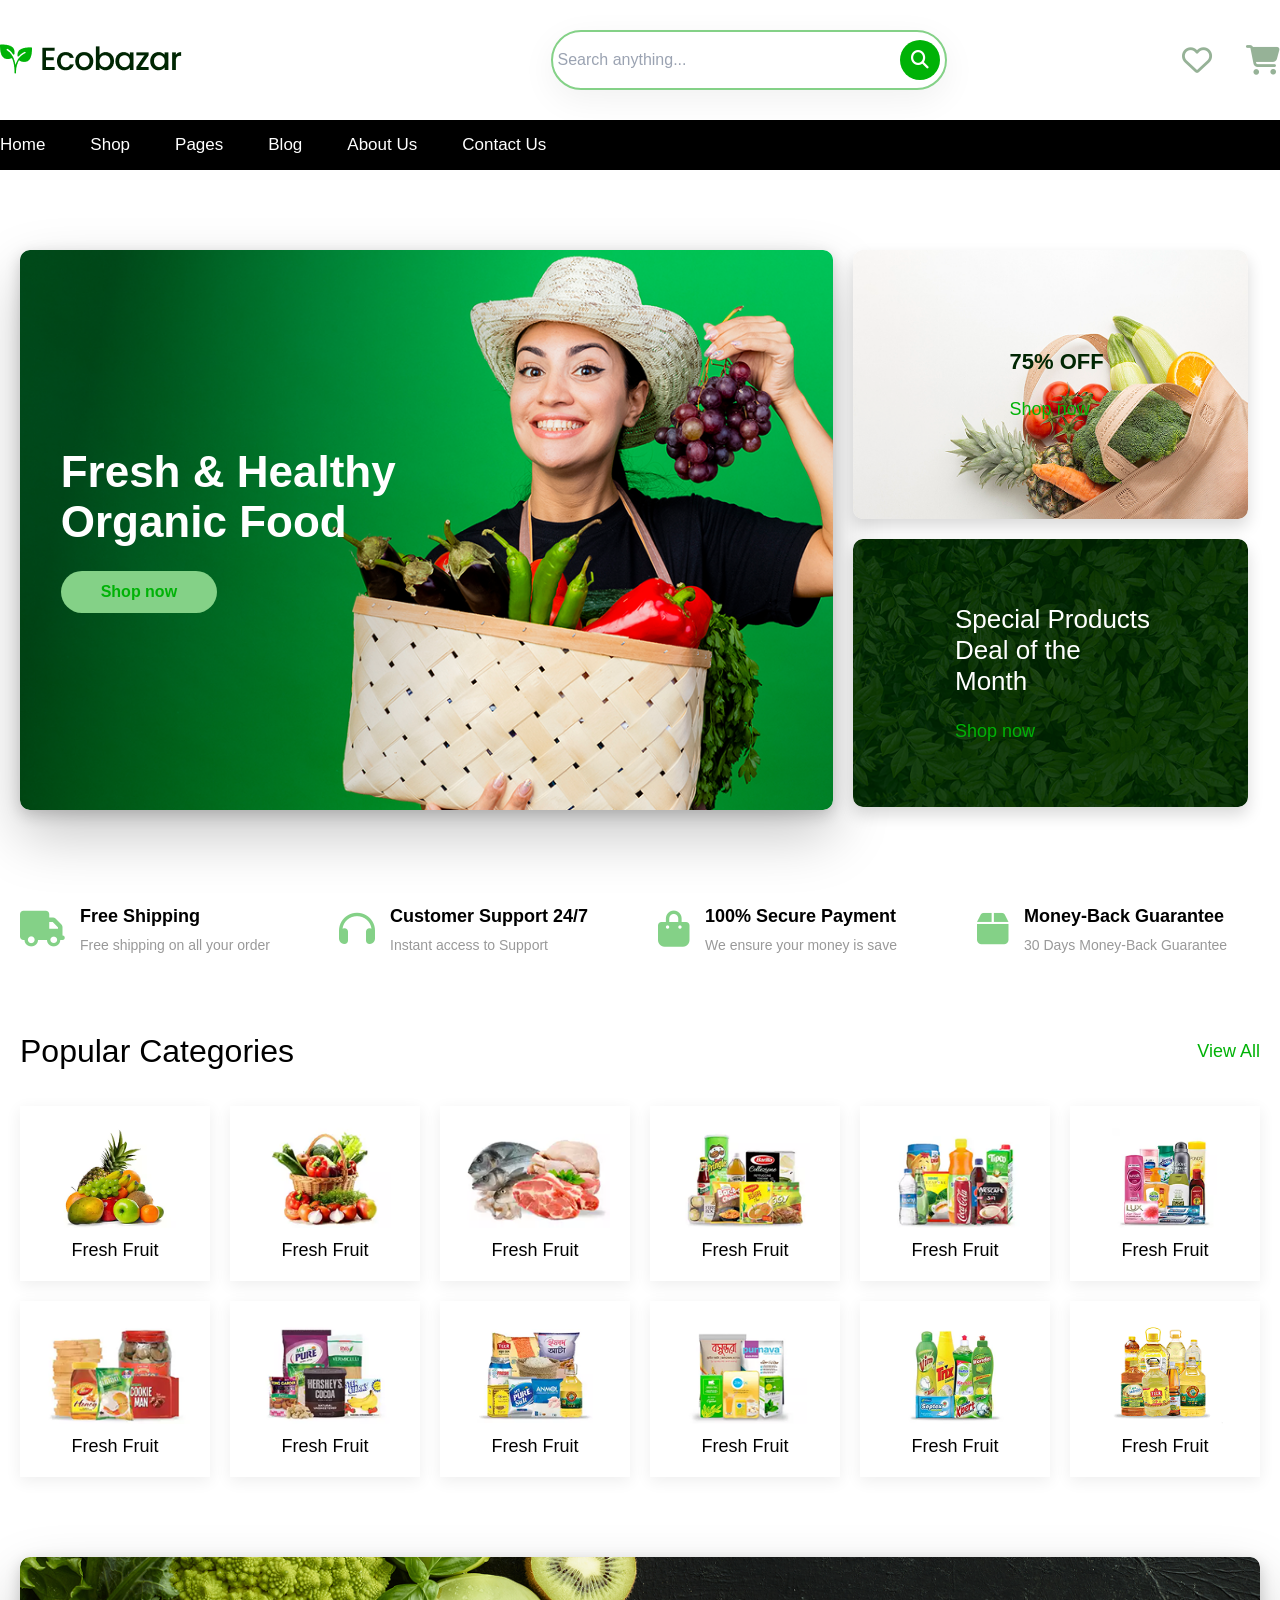
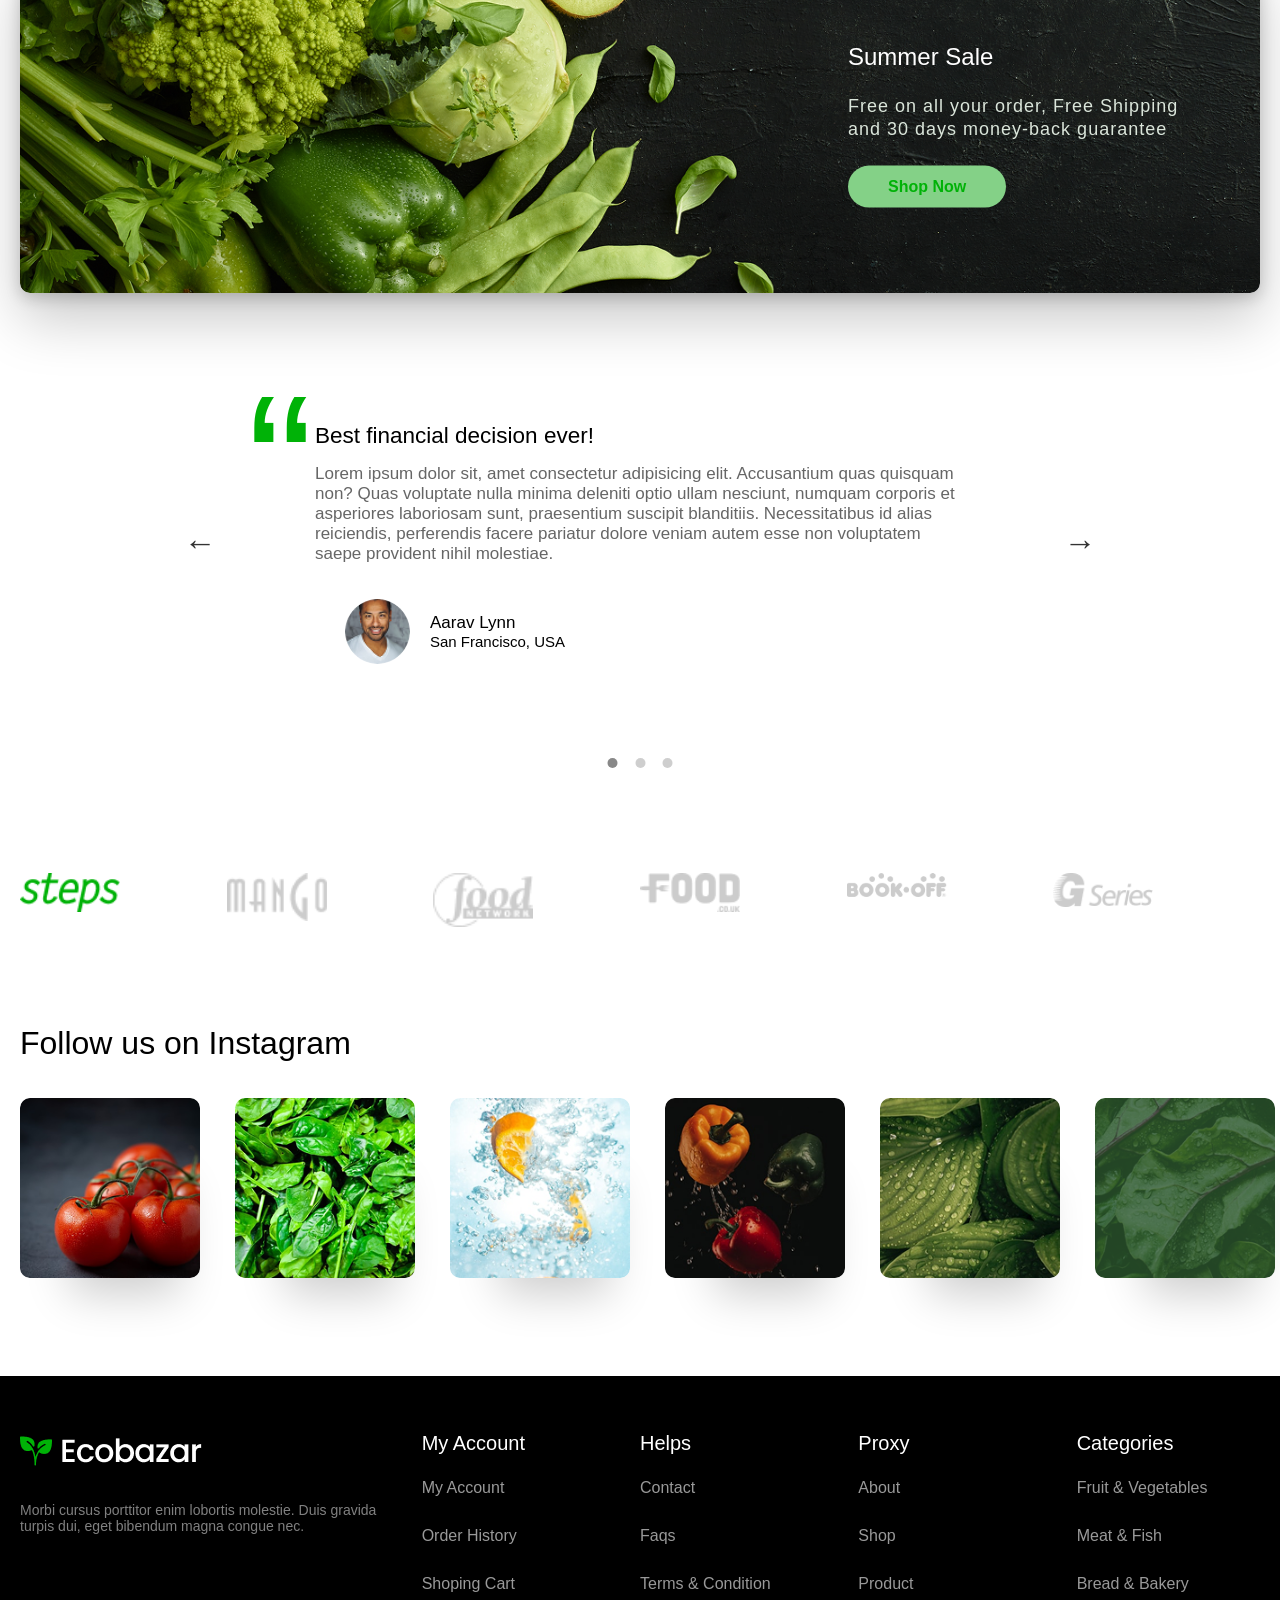
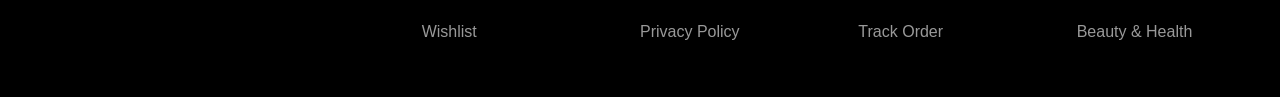
<file: index.html>
<!DOCTYPE html>
<html lang="en">

<head>
    <meta charset="UTF-8">
    <meta name="viewport" content="width=device-width, initial-scale=1.0">
    <title>Ecobazar || Home</title>
    <!-- icon  -->
    <link rel="stylesheet" href="https://cdnjs.cloudflare.com/ajax/libs/font-awesome/6.7.2/css/all.min.css" />
    <!-- css  -->
    <link rel="stylesheet" href="sass/main.css">
</head>

<body>
    <!-- start navbar  -->
    <header class="navbar container">
        <div class="navbar__logo-box">
            <img src="./assets/img/Logo.png" alt="Ecobazar logo" class="navbar__logo">
        </div>
        <div class="navbar__search-box">
            <form class="search" id="searchForm" role="search">
                <input class="search__input" id="searchInput" type="search" placeholder="Search anything..."
                    aria-label="Search anything" autocomplete="off">

                <button class="search__button" type="submit" aria-label="Search">
                    <i class="fa-solid fa-magnifying-glass"></i>
                </button>
            </form>
        </div>
        <div class="navbar__icon-box">
            <div><i class="fa-regular fa-heart"></i></div>
            <div><i class="fa-solid fa-cart-shopping"></i></div>
        </div>
    </header>
    <!-- end navbar  -->

    <!-- start nav links  -->
    <section class="nav__links">
        <div class="container">
            <nav>
                <ul class="nav__list">
                    <li>
                        <a href="#">Home</a>
                    </li>
                    <li>
                        <a href="#">Shop</a>
                    </li>
                    <li>
                        <a href="#">Pages</a>
                    </li>
                    <li>
                        <a href="signup.html">Blog</a>
                    </li>
                    <li>
                        <a href="about.html">About Us</a>
                    </li>
                    <li>
                        <a href="contact.html">Contact Us</a>
                    </li>
                </ul>
            </nav>
        </div>
    </section>
    <!-- end nav links  -->

    <!-- start hero  -->
    <section class="hero container">
        <div class="hero__img-box">
            <div class="hero__img-box-1">
                <img src="./assets/img/hero-1.png" alt="" class="hero__img-1">
                <div class="hero__text-box-1">
                    <h1>Fresh & Healthy <br> Organic Food</h1>
                    <a class="btn btn--full">Shop now</a>
                </div>
            </div>
            <div class="hero__img-box-2">
                <div>
                    <img src="./assets/img/hero-2.png" alt="" class="hero__img-2">
                    <div class="hero__text-box-2">
                        <span class="hero__off">75% OFF</span>
                        <a class="btn btn--transparent">Shop now</a>
                    </div>
                </div>
                <div>
                    <img src="./assets/img/hero-3.png" alt="" class="hero__img-3">
                    <div class="hero__text-box-3">
                        <span class="hero__text">Special Products Deal of the Month</span>
                        <a class="btn btn--transparent">Shop now</a>
                    </div>
                </div>
            </div>
        </div>
    </section>
    <!-- end hero  -->

    <!-- start features  -->
    <section class="features container">
        <div class="features__box">
            <!-- fearure 1 -->
            <div class="feature">
                <!-- icon -->
                <div><i class="fa-solid fa-truck feature__icon"></i></div>

                <!-- text -->
                <div class="feature__text-box">
                    <span class="feature__title">Free Shipping</span>
                    <p class="feature__text">Free shipping on all your order</p>
                </div>
            </div>

            <!-- fearure 2 -->
            <div class="feature">
                <!-- icon -->
                <div><i class="fa-solid fa-headphones feature__icon"></i></div>

                <!-- text -->
                <div class="feature__text-box">
                    <span class="feature__title">Customer Support 24/7</span>
                    <p class="feature__text">Instant access to Support</p>
                </div>
            </div>

            <!-- fearure 3 -->
            <div class="feature">
                <!-- icon -->
                <div><i class="fa-solid fa-bag-shopping feature__icon"></i></div>

                <!-- text -->
                <div class="feature__text-box">
                    <span class="feature__title">100% Secure Payment</span>
                    <p class="feature__text">We ensure your money is save</p>
                </div>
            </div>

            <!-- fearure 4 -->
            <div class="feature">
                <!-- icon -->
                <div><i class="fa-solid fa-box feature__icon"></i></div>

                <!-- text -->
                <div class="feature__text-box">
                    <span class="feature__title">Money-Back Guarantee</span>
                    <p class="feature__text">30 Days Money-Back Guarantee</p>
                </div>
            </div>
        </div>
    </section>
    <!-- end features  -->

    <!-- start categories  -->
    <section class="categories container">
        <!-- section top -->
        <div class="section-top">
            <p>Popular Categories</p>
            <a href="#" class="btn btn--transparent">View All</a>
        </div>

        <!-- categories  -->
        <div class="categories__box">
            <a href="product-detail.html" class="category">
                <img src="./assets/img/products/category-1.png" alt="">
                <span>Fresh Fruit</span>
            </a>
            <a href="#" class="category">
                <img src="./assets/img/products/category-2.png" alt="">
                <span>Fresh Fruit</span>
            </a>
            <a href="#" class="category">
                <img src="./assets/img/products/category-3.png" alt="">
                <span>Fresh Fruit</span>
            </a>
            <a href="#" class="category">
                <img src="./assets/img/products/category-4.png" alt="">
                <span>Fresh Fruit</span>
            </a>
            <a href="#" class="category">
                <img src="./assets/img/products/category-5.png" alt="">
                <span>Fresh Fruit</span>
            </a>
            <a href="#" class="category">
                <img src="./assets/img/products/category-6.png" alt="">
                <span>Fresh Fruit</span>
            </a>
            <a href="#" class="category">
                <img src="./assets/img/products/category-7.png" alt="">
                <span>Fresh Fruit</span>
            </a>
            <a href="#" class="category">
                <img src="./assets/img/products/category-8.png" alt="">
                <span>Fresh Fruit</span>
            </a>
            <a href="#" class="category">
                <img src="./assets/img/products/category-9.png" alt="">
                <span>Fresh Fruit</span>
            </a>
            <a href="#" class="category">
                <img src="./assets/img/products/category-10.png" alt="">
                <span>Fresh Fruit</span>
            </a>
            <a href="#" class="category">
                <img src="./assets/img/products/category-11.png" alt="">
                <span>Fresh Fruit</span>
            </a>
            <a href="#" class="category">
                <img src="./assets/img/products/category-12.png" alt="">
                <span>Fresh Fruit</span>
            </a>
        </div>
    </section>
    <!-- end categories  -->

    <!-- start products  -->
    <!-- end products  -->

    <!-- start cta  -->
    <section class="cta container">
        <div class="cta-box">
            <img src="./assets/img/Discount Bannar.png" alt="" class="cta__img">

            <div class="cta__text-box">
                <span class="cta__title">Summer Sale</span>
                <p class="cta__text">Free on all your order, Free Shipping and 30 days money-back guarantee</p>
                <a href="#" class="btn btn--full">Shop Now</a>
            </div>
        </div>
    </section>
    <!-- end cta  -->

    <!-- start slider  -->
    <section class="section" id="section--3">
        <div class="slider">
            <div class="slide slide--1">
                <div class="testimonial">
                    <h5 class="testimonial__header">Best financial decision ever!</h5>
                    <blockquote class="testimonial__text">
                        Lorem ipsum dolor sit, amet consectetur adipisicing elit.
                        Accusantium quas quisquam non? Quas voluptate nulla minima
                        deleniti optio ullam nesciunt, numquam corporis et asperiores
                        laboriosam sunt, praesentium suscipit blanditiis. Necessitatibus
                        id alias reiciendis, perferendis facere pariatur dolore veniam
                        autem esse non voluptatem saepe provident nihil molestiae.
                    </blockquote>
                    <address class="testimonial__author">
                        <img src="./assets/img/user-3.png" alt="" class="testimonial__photo" />
                        <h6 class="testimonial__name">Aarav Lynn</h6>
                        <p class="testimonial__location">San Francisco, USA</p>
                    </address>
                </div>
            </div>

            <div class="slide slide--2">
                <div class="testimonial">
                    <h5 class="testimonial__header">
                        The last step to becoming a complete minimalist
                    </h5>
                    <blockquote class="testimonial__text">
                        Quisquam itaque deserunt ullam, quia ea repellendus provident,
                        ducimus neque ipsam modi voluptatibus doloremque, corrupti
                        laborum. Incidunt numquam perferendis veritatis neque repellendus.
                        Lorem, ipsum dolor sit amet consectetur adipisicing elit. Illo
                        deserunt exercitationem deleniti.
                    </blockquote>
                    <address class="testimonial__author">
                        <img src="./assets/img/user-2.png" alt="" class="testimonial__photo" />
                        <h6 class="testimonial__name">Miyah Miles</h6>
                        <p class="testimonial__location">London, UK</p>
                    </address>
                </div>
            </div>

            <div class="slide slide--3">
                <div class="testimonial">
                    <h5 class="testimonial__header">
                        Finally free from old-school banks
                    </h5>
                    <blockquote class="testimonial__text">
                        Debitis, nihil sit minus suscipit magni aperiam vel tenetur
                        incidunt commodi architecto numquam omnis nulla autem,
                        necessitatibus blanditiis modi similique quidem. Odio aliquam
                        culpa dicta beatae quod maiores ipsa minus consequatur error sunt,
                        deleniti saepe aliquid quos inventore sequi. Necessitatibus id
                        alias reiciendis, perferendis facere.
                    </blockquote>
                    <address class="testimonial__author">
                        <img src="./assets/img/user-3.png" alt="" class="testimonial__photo" />
                        <h6 class="testimonial__name">Francisco Gomes</h6>
                        <p class="testimonial__location">Lisbon, Portugal</p>
                    </address>
                </div>
            </div>

            <button class="slider__btn slider__btn--left">&larr;</button>
            <button class="slider__btn slider__btn--right">&rarr;</button>
            <div class="dots"></div>
        </div>
    </section>
    <!-- end slider  -->

    <!-- start client -->
    <section class="client container">
        <div class="client__box">
            <div>
                <img src="./assets/img/clients/client-1.png" alt="" class="client__img">
            </div>
            <div>
                <img src="./assets/img/clients/client-2.png" alt="" class="client__img">
            </div>
            <div>
                <img src="./assets/img/clients/client-3.png" alt="" class="client__img">
            </div>
            <div>
                <img src="./assets/img/clients/client-4.png" alt="" class="client__img">
            </div>
            <div>
                <img src="./assets/img/clients/client-5.png" alt="" class="client__img">
            </div>
            <div>
                <img src="./assets/img/clients/client-6.png" alt="" class="client__img">
            </div>
        </div>
    </section>
    <!-- end client -->

    <!-- start instagram  -->
    <section class="instagram container">
        <!-- section top -->
        <div class="section-top">
            <p>Follow us on Instagram</p>
        </div>

        <div class="instagram__box">
            <div>
                <img src="./assets/img/instagram/Instagram Post-1.png" alt="">
            </div>
            <div>
                <img src="./assets/img/instagram/Instagram Post-2.png" alt="">
            </div>
            <div>
                <img src="./assets/img/instagram/Instagram Post-3.png" alt="">
            </div>
            <div>
                <img src="./assets/img/instagram/Instagram Post-4.png" alt="">
            </div>
            <div>
                <img src="./assets/img/instagram/Instagram Post-5.png" alt="">
            </div>
            <div>
                <img src="./assets/img/instagram/Instagram Post-6.png" alt="">
            </div>
        </div>
    </section>
    <!-- end instagram  -->

    <!-- start footer -->
    <footer class="footer">
        <div class="footer__box container">
            <div>
                <img src="./assets/img/Logo-2.png" alt="Ecobazar logo" class="footer__logo">
                <p class="footer__description">
                    Morbi cursus porttitor enim lobortis molestie. Duis gravida turpis dui, eget bibendum magna congue
                    nec.
                </p>
            </div>

            <nav class="footer__nav">
                <span class="footer__title">My Account</span>
                <ul class="footer__list">
                    <li>
                        <a href="#">My Account</a>
                    </li>
                    <li>
                        <a href="#">Order History</a>
                    </li>
                    <li>
                        <a href="#">Shoping Cart</a>
                    </li>
                    <li>
                        <a href="#">Wishlist</a>
                    </li>
                </ul>
            </nav>

            <nav class="footer__nav">
                <span class="footer__title">Helps</span>
                <ul class="footer__list">
                    <li>
                        <a href="#">Contact</a>
                    </li>
                    <li>
                        <a href="#">Faqs</a>
                    </li>
                    <li>
                        <a href="#">Terms & Condition</a>
                    </li>
                    <li>
                        <a href="#">Privacy Policy</a>
                    </li>
                </ul>
            </nav>

            <nav class="footer__nav">
                <span class="footer__title">Proxy</span>
                <ul class="footer__list">
                    <li>
                        <a href="#">About</a>
                    </li>
                    <li>
                        <a href="#">Shop</a>
                    </li>
                    <li>
                        <a href="#">Product</a>
                    </li>
                    <li>
                        <a href="#">Track Order</a>
                    </li>
                </ul>
            </nav>

            <nav class="footer__nav">
                <span class="footer__title">Categories</span>
                <ul class="footer__list">
                    <li>
                        <a href="#">Fruit & Vegetables</a>
                    </li>
                    <li>
                        <a href="#">Meat & Fish</a>
                    </li>
                    <li>
                        <a href="#">Bread & Bakery</a>
                    </li>
                    <li>
                        <a href="#">Beauty & Health</a>
                    </li>
                </ul>
            </nav>
        </div>
    </footer>
    <!-- end footer -->

    <script src="./assets/js/slider.js"></script>
</body>

</html>
</file>
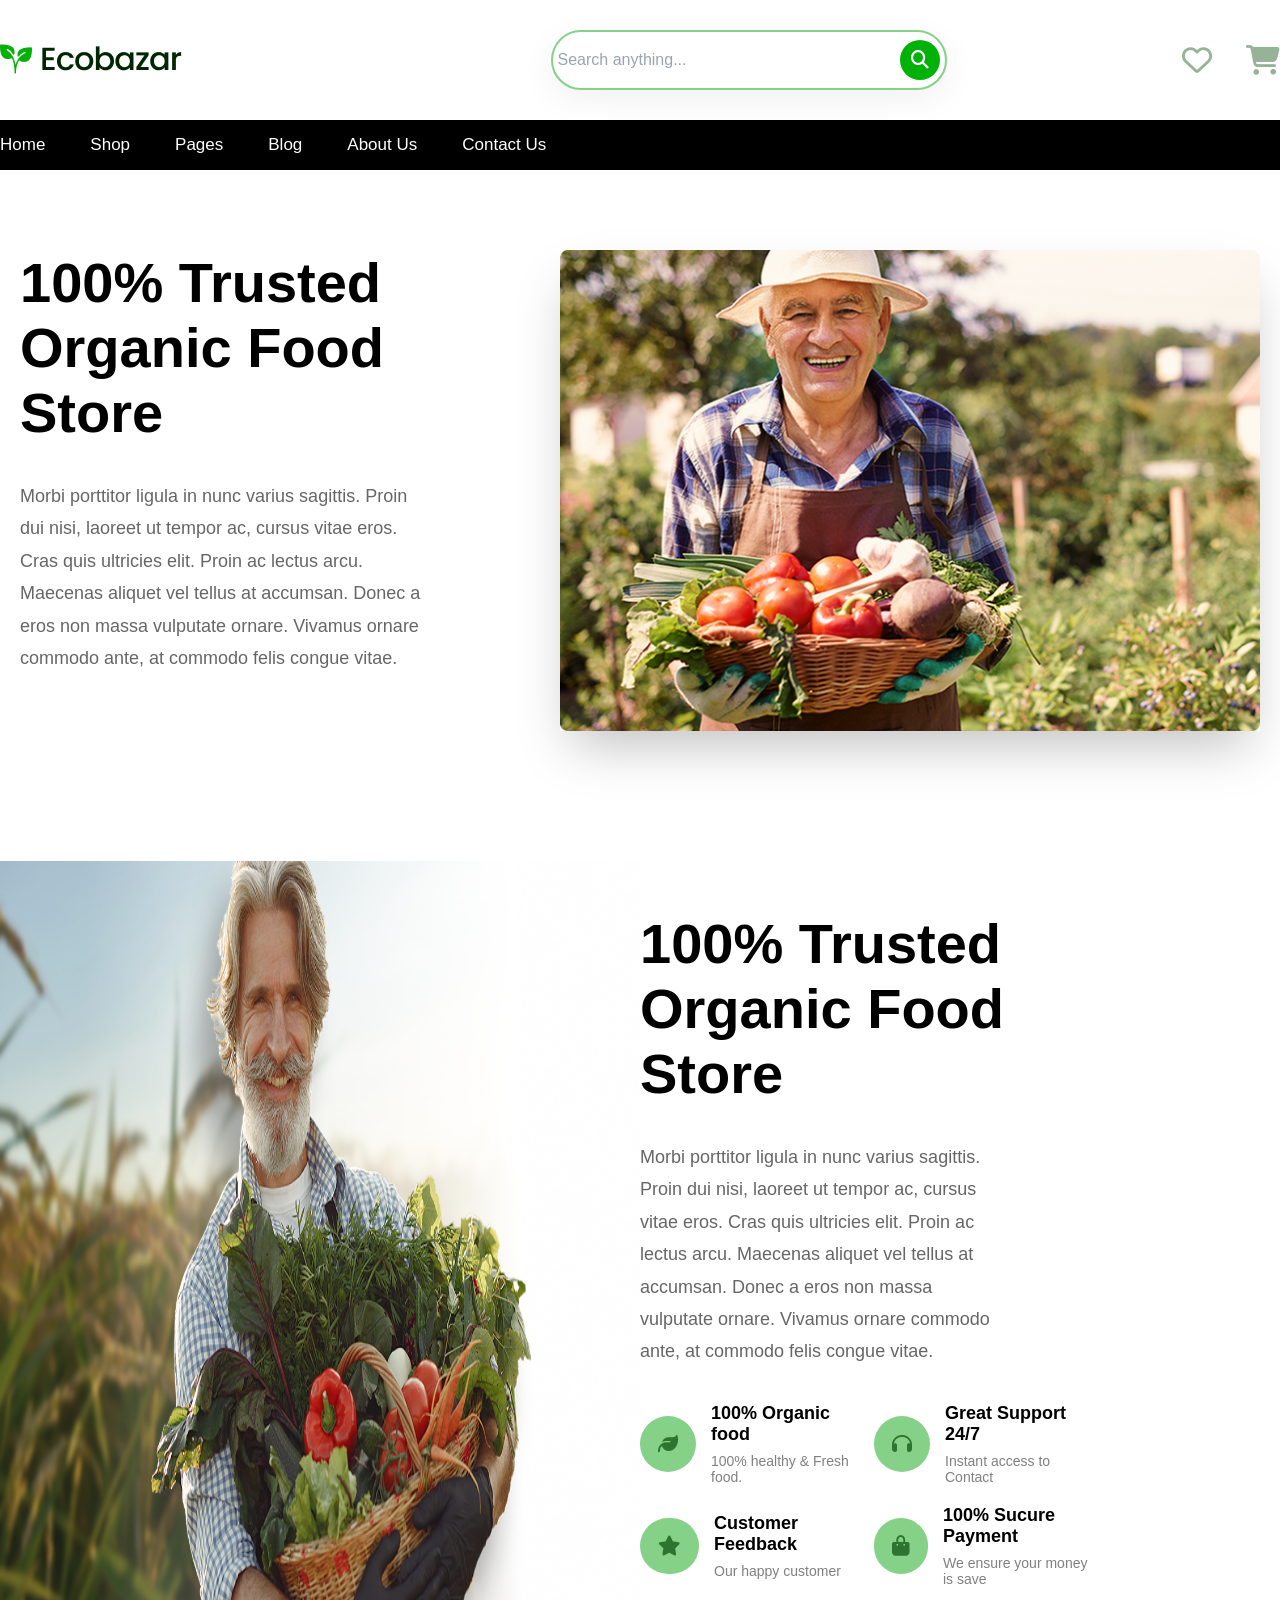
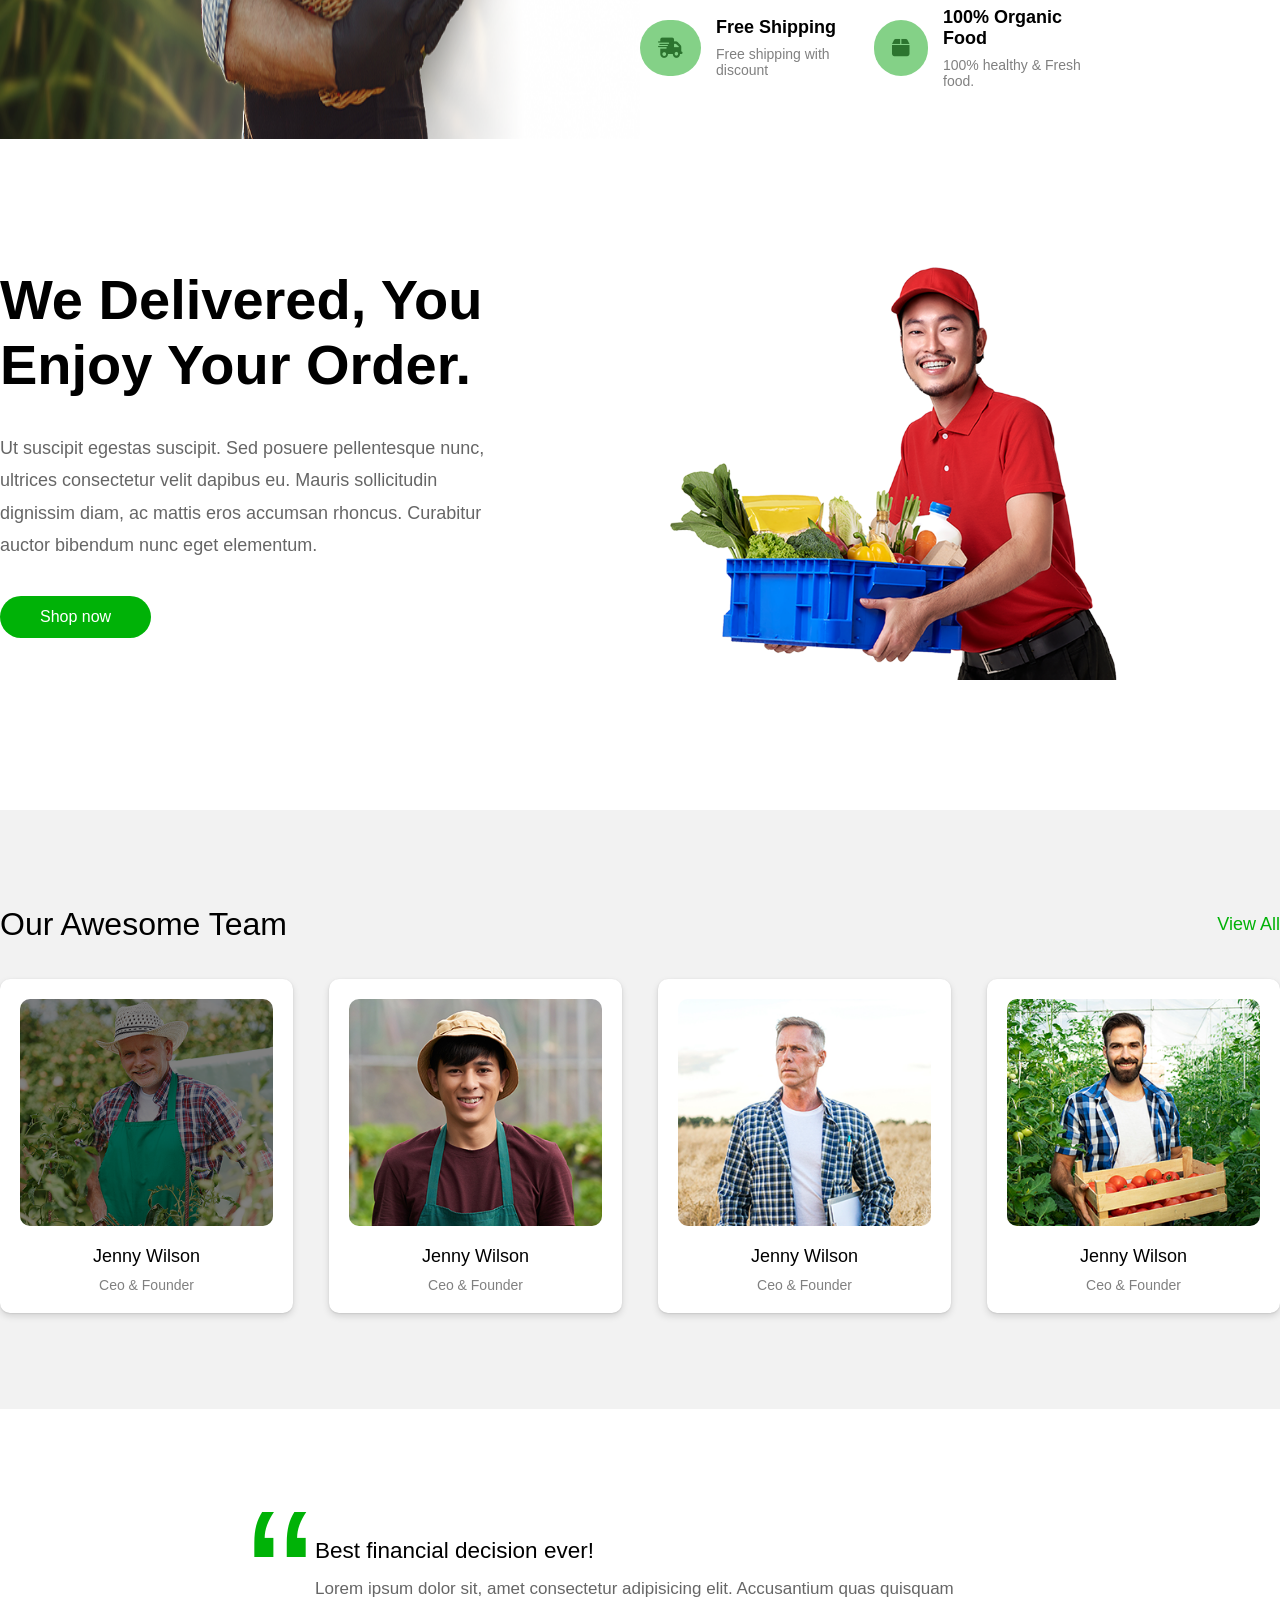
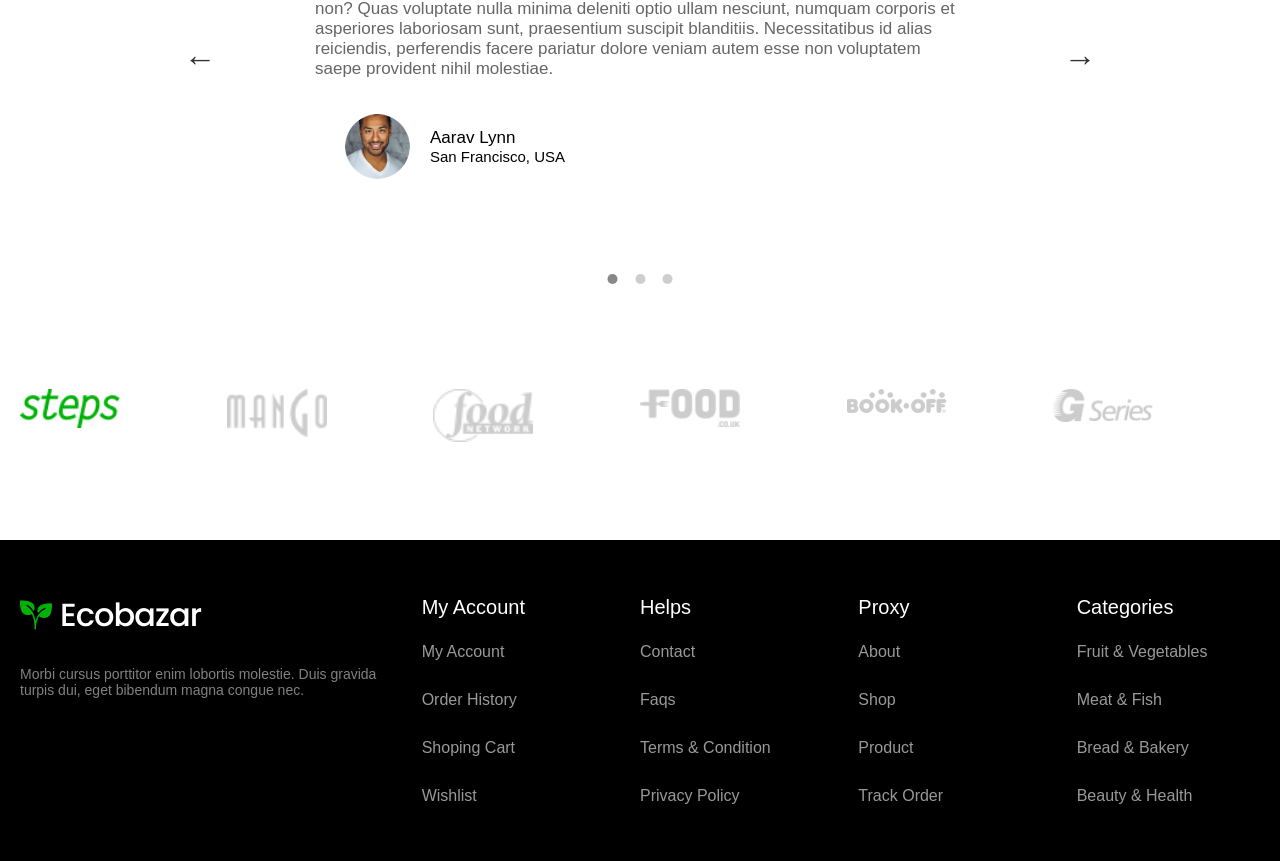
<file: about.html>
<!DOCTYPE html>
<html lang="en">

<head>
    <meta charset="UTF-8">
    <meta name="viewport" content="width=device-width, initial-scale=1.0">
    <title>Ecobazar || Home</title>
    <!-- icon  -->
    <link rel="stylesheet" href="https://cdnjs.cloudflare.com/ajax/libs/font-awesome/6.7.2/css/all.min.css" />
    <!-- css  -->
    <link rel="stylesheet" href="sass/main.css">
    <link rel="stylesheet" href="sass/about_page/deliver.css">
</head>

<body>
    <!-- start navbar  -->
    <header class="navbar container">
        <div class="navbar__logo-box">
            <img src="./assets/img/Logo.png" alt="Ecobazar logo" class="navbar__logo">
        </div>
        <div class="navbar__search-box">
            <form class="search" id="searchForm" role="search">
                <input class="search__input" id="searchInput" type="search" placeholder="Search anything..."
                    aria-label="Search anything" autocomplete="off">

                <button class="search__button" type="submit" aria-label="Search">
                    <i class="fa-solid fa-magnifying-glass"></i>
                </button>
            </form>
        </div>
        <div class="navbar__icon-box">
            <div><i class="fa-regular fa-heart"></i></div>
            <div><i class="fa-solid fa-cart-shopping"></i></div>
        </div>
    </header>
    <!-- end navbar  -->

    <!-- start nav links  -->
    <section class="nav__links">
        <div class="container">
            <nav>
                <ul class="nav__list">
                    <li>
                        <a href="#">Home</a>
                    </li>
                    <li>
                        <a href="#">Shop</a>
                    </li>
                    <li>
                        <a href="#">Pages</a>
                    </li>
                    <li>
                        <a href="#">Blog</a>
                    </li>
                    <li>
                        <a href="about.html">About Us</a>
                    </li>
                    <li>
                        <a href="#">Contact Us</a>
                    </li>
                </ul>
            </nav>
        </div>
    </section>
    <!-- end nav links  -->

    <!-- start about  -->
    <section class="about container">
        <div class="about__text-box">
            <span class="about__title">
                100% Trusted Organic Food Store
            </span>
            <p class="about__description">
                Morbi porttitor ligula in nunc varius sagittis. Proin dui nisi, laoreet ut tempor ac, cursus vitae
                eros. Cras quis ultricies elit. Proin ac lectus arcu. Maecenas aliquet vel tellus at accumsan. Donec
                a eros non massa vulputate ornare. Vivamus ornare commodo ante, at commodo felis congue vitae.
            </p>
        </div>
        <div class="about__img-box">
            <img src="./assets/img/about/about-1.png" alt="" class="about__img">
        </div>
    </section>
    <!-- end about  -->

    <!-- start banner  -->
    <section class="banner">
        <div class="banner__img-box">
            <img src="./assets/img/about/about-3.png" alt="" class="banner__img">
        </div>

        <div class="banner__text-box">
            <span class="about__title">100% Trusted Organic Food Store</span>
            <p class="about__description">
                Morbi porttitor ligula in nunc varius sagittis. Proin dui nisi, laoreet ut tempor ac, cursus vitae
                eros. Cras quis ultricies elit. Proin ac lectus arcu. Maecenas aliquet vel tellus at accumsan. Donec
                a eros non massa vulputate ornare. Vivamus ornare commodo ante, at commodo felis congue vitae.
            </p>

            <div class="banner__icon-box">
                <!-- icon 1 -->
                <div class="banner__icon">
                    <!-- icon -->
                    <div class="banner__icon-container"><i class="fa-solid fa-leaf"></i></div>

                    <!-- text -->
                    <div class="banner__icon__text-box">
                        <span class="banner__icon__title">100% Organic food</span>
                        <p class="banner__icon__text">100% healthy & Fresh food.</p>
                    </div>
                </div>

                <!-- icon 2  -->
                <div class="banner__icon">
                    <!-- icon -->
                    <div class="banner__icon-container"><i class="fa-solid fa-headphones banner__i"></i></div>

                    <!-- text -->
                    <div class="banner__icon__text-box">
                        <span class="banner__icon__title">Great Support 24/7</span>
                        <p class="banner__icon__text">Instant access to Contact</p>
                    </div>
                </div>

                <!-- icon 3 -->
                <div class="banner__icon">
                    <!-- icon -->
                    <div class="banner__icon-container"><i class="fa-solid fa-star"></i></div>

                    <!-- text -->
                    <div class="banner__icon__text-box">
                        <span class="banner__icon__title">Customer Feedback</span>
                        <p class="banner__icon__text">Our happy customer</p>
                    </div>
                </div>

                <!-- icon 4 -->
                <div class="banner__icon">
                    <!-- icon -->
                    <div class="banner__icon-container"><i class="fa-solid fa-bag-shopping"></i></div>

                    <!-- text -->
                    <div class="banner__icon__text-box">
                        <span class="banner__icon__title">100% Sucure Payment</span>
                        <p class="banner__icon__text">We ensure your money is save</p>
                    </div>
                </div>

                <!-- icon 5 -->
                <div class="banner__icon">
                    <!-- icon -->
                    <div class="banner__icon-container"><i class="fa-solid fa-truck-fast"></i></div>

                    <!-- text -->
                    <div class="banner__icon__text-box">
                        <span class="banner__icon__title">Free Shipping</span>
                        <p class="banner__icon__text">Free shipping with discount</p>
                    </div>
                </div>

                <!-- icon 6 -->
                <div class="banner__icon">
                    <!-- icon -->
                    <div class="banner__icon-container"><i class="fa-solid fa-box"></i></div>

                    <!-- text -->
                    <div class="banner__icon__text-box">
                        <span class="banner__icon__title">100% Organic Food</span>
                        <p class="banner__icon__text">100% healthy & Fresh food.</p>
                    </div>
                </div>
            </div>
        </div>
    </section>
    <!-- end banner  -->

    <!-- start deliver  -->
    <section class="deliver container">
        <div class="about__text-box">
            <span class="about__title">
                We Delivered, You Enjoy Your Order.
            </span>
            <p class="about__description">
                Ut suscipit egestas suscipit. Sed posuere pellentesque nunc, ultrices consectetur velit dapibus eu.
                Mauris sollicitudin dignissim diam, ac mattis eros accumsan rhoncus. Curabitur auctor bibendum nunc eget
                elementum.
            </p>

            <a href="#" class="btn btn--2">Shop now</a>
        </div>
        <div class="deliver__img-box">
            <img src="./assets/img/about/about-2.png" alt="" class="deliver__img">
        </div>
    </section>
    <!-- end deliver  -->

    <!-- start team  -->
    <section class="team">
        <!-- section top -->
        <div class="section-top">
            <p>Our Awesome Team</p>
            <a href="#" class="btn btn--transparent">View All</a>
        </div>
        <!-- members -->
        <div class="members container">
            <!-- member -->
            <div class="member">
                <img src="./assets/img/about/team-1.png" alt="" class="member__img">
                <span class="member__name">Jenny Wilson</span>
                <span class="member__lastname">Ceo & Founder</span>
            </div>
            <!-- member -->
            <div class="member">
                <img src="./assets/img/about/team-2.png" alt="" class="member__img">
                <span class="member__name">Jenny Wilson</span>
                <span class="member__lastname">Ceo & Founder</span>
            </div>
            <!-- member -->
            <div class="member">
                <img src="./assets/img/about/team-3.png" alt="" class="member__img">
                <span class="member__name">Jenny Wilson</span>
                <span class="member__lastname">Ceo & Founder</span>
            </div>
            <!-- member -->
            <div class="member">
                <img src="./assets/img/about/team-4.png" alt="" class="member__img">
                <span class="member__name">Jenny Wilson</span>
                <span class="member__lastname">Ceo & Founder</span>
            </div>
        </div>
    </section>
    <!-- end team  -->

    <!-- start slider  -->
    <section class="section" id="section--3">
        <div class="slider">
            <div class="slide slide--1">
                <div class="testimonial">
                    <h5 class="testimonial__header">Best financial decision ever!</h5>
                    <blockquote class="testimonial__text">
                        Lorem ipsum dolor sit, amet consectetur adipisicing elit.
                        Accusantium quas quisquam non? Quas voluptate nulla minima
                        deleniti optio ullam nesciunt, numquam corporis et asperiores
                        laboriosam sunt, praesentium suscipit blanditiis. Necessitatibus
                        id alias reiciendis, perferendis facere pariatur dolore veniam
                        autem esse non voluptatem saepe provident nihil molestiae.
                    </blockquote>
                    <address class="testimonial__author">
                        <img src="./assets/img/user-3.png" alt="" class="testimonial__photo" />
                        <h6 class="testimonial__name">Aarav Lynn</h6>
                        <p class="testimonial__location">San Francisco, USA</p>
                    </address>
                </div>
            </div>

            <div class="slide slide--2">
                <div class="testimonial">
                    <h5 class="testimonial__header">
                        The last step to becoming a complete minimalist
                    </h5>
                    <blockquote class="testimonial__text">
                        Quisquam itaque deserunt ullam, quia ea repellendus provident,
                        ducimus neque ipsam modi voluptatibus doloremque, corrupti
                        laborum. Incidunt numquam perferendis veritatis neque repellendus.
                        Lorem, ipsum dolor sit amet consectetur adipisicing elit. Illo
                        deserunt exercitationem deleniti.
                    </blockquote>
                    <address class="testimonial__author">
                        <img src="./assets/img/user-2.png" alt="" class="testimonial__photo" />
                        <h6 class="testimonial__name">Miyah Miles</h6>
                        <p class="testimonial__location">London, UK</p>
                    </address>
                </div>
            </div>

            <div class="slide slide--3">
                <div class="testimonial">
                    <h5 class="testimonial__header">
                        Finally free from old-school banks
                    </h5>
                    <blockquote class="testimonial__text">
                        Debitis, nihil sit minus suscipit magni aperiam vel tenetur
                        incidunt commodi architecto numquam omnis nulla autem,
                        necessitatibus blanditiis modi similique quidem. Odio aliquam
                        culpa dicta beatae quod maiores ipsa minus consequatur error sunt,
                        deleniti saepe aliquid quos inventore sequi. Necessitatibus id
                        alias reiciendis, perferendis facere.
                    </blockquote>
                    <address class="testimonial__author">
                        <img src="./assets/img/user-3.png" alt="" class="testimonial__photo" />
                        <h6 class="testimonial__name">Francisco Gomes</h6>
                        <p class="testimonial__location">Lisbon, Portugal</p>
                    </address>
                </div>
            </div>

            <button class="slider__btn slider__btn--left">&larr;</button>
            <button class="slider__btn slider__btn--right">&rarr;</button>
            <div class="dots"></div>
        </div>
    </section>
    <!-- end slider  -->

    <!-- start client -->
    <section class="client container">
        <div class="client__box">
            <div>
                <img src="./assets/img/clients/client-1.png" alt="" class="client__img">
            </div>
            <div>
                <img src="./assets/img/clients/client-2.png" alt="" class="client__img">
            </div>
            <div>
                <img src="./assets/img/clients/client-3.png" alt="" class="client__img">
            </div>
            <div>
                <img src="./assets/img/clients/client-4.png" alt="" class="client__img">
            </div>
            <div>
                <img src="./assets/img/clients/client-5.png" alt="" class="client__img">
            </div>
            <div>
                <img src="./assets/img/clients/client-6.png" alt="" class="client__img">
            </div>
        </div>
    </section>
    <!-- end client -->

    <!-- start footer -->
    <footer class="footer">
        <div class="footer__box container">
            <div>
                <img src="./assets/img/Logo-2.png" alt="Ecobazar logo" class="footer__logo">
                <p class="footer__description">
                    Morbi cursus porttitor enim lobortis molestie. Duis gravida turpis dui, eget bibendum magna congue
                    nec.
                </p>
            </div>

            <nav class="footer__nav">
                <span class="footer__title">My Account</span>
                <ul class="footer__list">
                    <li>
                        <a href="#">My Account</a>
                    </li>
                    <li>
                        <a href="#">Order History</a>
                    </li>
                    <li>
                        <a href="#">Shoping Cart</a>
                    </li>
                    <li>
                        <a href="#">Wishlist</a>
                    </li>
                </ul>
            </nav>

            <nav class="footer__nav">
                <span class="footer__title">Helps</span>
                <ul class="footer__list">
                    <li>
                        <a href="#">Contact</a>
                    </li>
                    <li>
                        <a href="#">Faqs</a>
                    </li>
                    <li>
                        <a href="#">Terms & Condition</a>
                    </li>
                    <li>
                        <a href="#">Privacy Policy</a>
                    </li>
                </ul>
            </nav>

            <nav class="footer__nav">
                <span class="footer__title">Proxy</span>
                <ul class="footer__list">
                    <li>
                        <a href="#">About</a>
                    </li>
                    <li>
                        <a href="#">Shop</a>
                    </li>
                    <li>
                        <a href="#">Product</a>
                    </li>
                    <li>
                        <a href="#">Track Order</a>
                    </li>
                </ul>
            </nav>

            <nav class="footer__nav">
                <span class="footer__title">Categories</span>
                <ul class="footer__list">
                    <li>
                        <a href="#">Fruit & Vegetables</a>
                    </li>
                    <li>
                        <a href="#">Meat & Fish</a>
                    </li>
                    <li>
                        <a href="#">Bread & Bakery</a>
                    </li>
                    <li>
                        <a href="#">Beauty & Health</a>
                    </li>
                </ul>
            </nav>
        </div>
    </footer>
    <!-- end footer -->

    <script src="./assets/js/slider.js"></script>
</body>

</html>
</file>
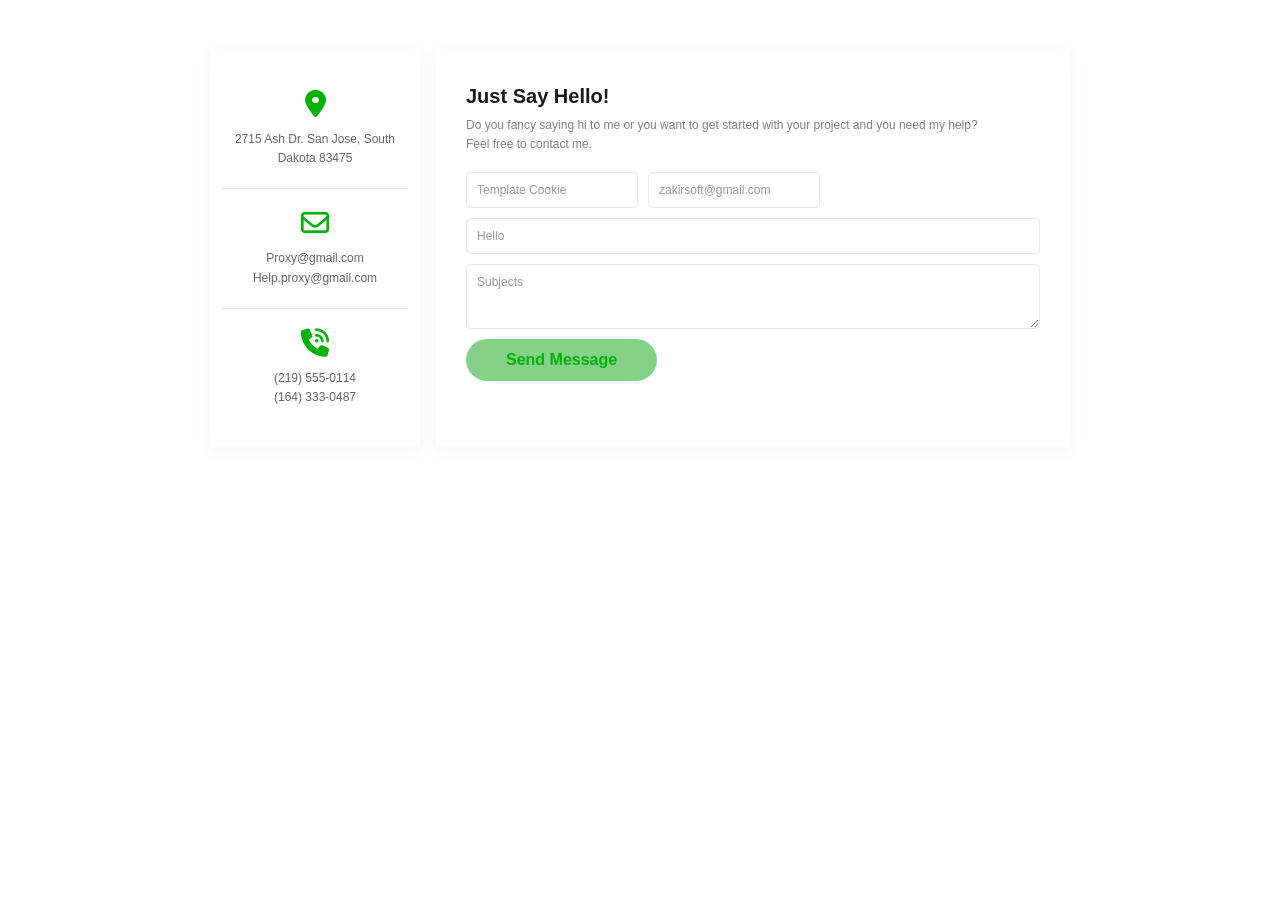
<file: contact.html>
<!DOCTYPE html>
<html lang="en">

<head>
    <meta charset="UTF-8">
    <meta name="viewport" content="width=device-width, initial-scale=1.0">
    <title>Ecobazar || Home</title>
    <!-- icon  -->
    <link rel="stylesheet" href="https://cdnjs.cloudflare.com/ajax/libs/font-awesome/6.7.2/css/all.min.css" />
    <!-- css  -->
    <link rel="stylesheet" href="sass/main.css">
</head>

<body>
    <section class="contact container">
        <div class="contact__info">

            <div class="contact__info-item">
                <i class="fa-solid fa-location-dot contact__icon"></i>
                <p class="contact__info-text">
                    2715 Ash Dr. San Jose, South<br>
                    Dakota 83475
                </p>
            </div>

            <div class="contact__info-item">
                <i class="fa-regular fa-envelope contact__icon"></i>
                <p class="contact__info-text">
                    Proxy@gmail.com<br>
                    Help.proxy@gmail.com
                </p>
            </div>

            <div class="contact__info-item">
                <i class="fa-solid fa-phone-volume contact__icon"></i>
                <p class="contact__info-text">
                    (219) 555-0114<br>
                    (164) 333-0487
                </p>
            </div>

        </div>

        <div class="contact__form-wrapper">
            <h2 class="contact__title">Just Say Hello!</h2>

            <p class="contact__description">
                Do you fancy saying hi to me or you want to get started with your
                project and you need my help? Feel free to contact me.
            </p>

            <form class="contact__form">

                <div class="contact__form-row">
                    <input class="contact__input" type="text" name="name" placeholder="Template Cookie" required>

                    <input class="contact__input" type="email" name="email" placeholder="zakirsoft@gmail.com" required>
                </div>

                <input class="contact__input contact__input--full" type="text" name="subject" placeholder="Hello"
                    required>

                <textarea class="contact__input contact__textarea" name="message" placeholder="Subjects" rows="3"
                    required></textarea>

                <button class="btn btn--full" type="submit">
                    Send Message
                </button>
            </form>
        </div>
    </section>
</body>

</html>
</file>
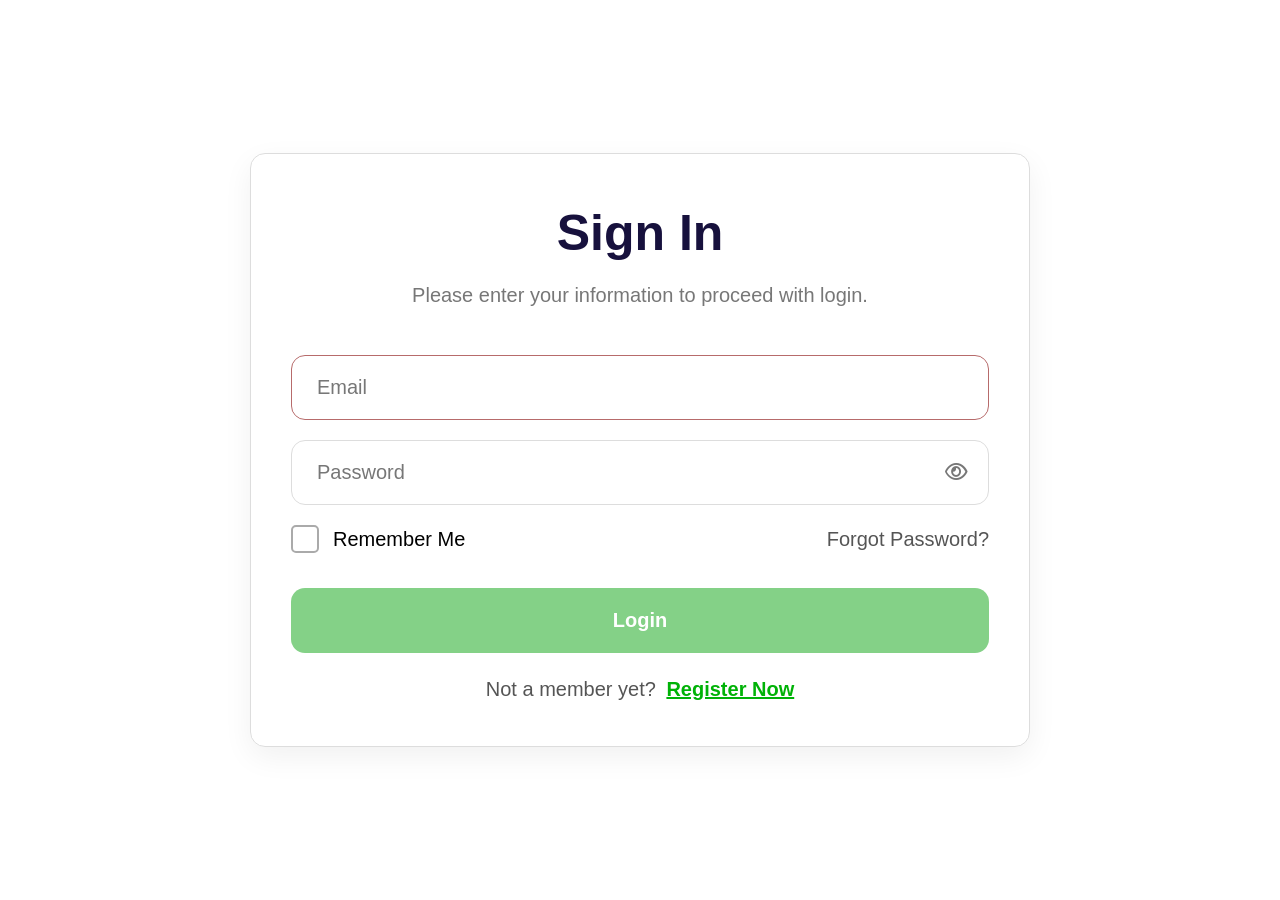
<file: login.html>
<!DOCTYPE html>
<html lang="en">

<head>
    <meta charset="UTF-8">
    <meta name="viewport" content="width=device-width, initial-scale=1.0">
    <title>Ecobazar || Home</title>
    <!-- icon  -->
    <link rel="stylesheet" href="https://cdnjs.cloudflare.com/ajax/libs/font-awesome/6.7.2/css/all.min.css" />
    <!-- css  -->
    <link rel="stylesheet" href="sass/main.css">
</head>

<body>
    <!-- start login  -->
    <main class="login">
        <div class="login__container">
            <!-- Header -->
            <header class="login__header">
                <h1 class="login__title">
                    Sign In
                </h1>

                <p class="login__description">
                    Please enter your information to proceed with login.
                </p>
            </header>

            <form class="login__form">
                <div class="login__field login__field--error">
                    <div class="login__input-wrapper">
                        <input class="login__input" type="text" placeholder="Email">
                    </div>
                </div>

                <div class="login__field">
                    <div class="login__input-wrapper">
                        <input class="login__input" type="password" id="password" placeholder="Password">

                        <button class="login__password-toggle" type="button" id="password-toggle"
                            aria-label="Show password">
                            <i class="fa-regular fa-eye"></i>
                        </button>
                    </div>
                </div>

                <div class="login__options">

                    <label class="login__remember">

                        <input class="login__checkbox" type="checkbox">

                        <span class="login__remember-text">
                            Remember Me
                        </span>

                    </label>


                    <a class="login__forgot-link" href="forget-password.html">
                        Forgot Password?
                    </a>

                </div>


                <!-- Submit -->
                <button class="login__button" type="submit">
                    Login
                </button>

            </form>


            <!-- Register -->
            <p class="login__register">

                Not a member yet?

                <a class="login__register-link" href="signup.html">
                    Register Now
                </a>

            </p>

        </div>

    </main>
    <!-- end login  -->
</body>

</html>
</file>
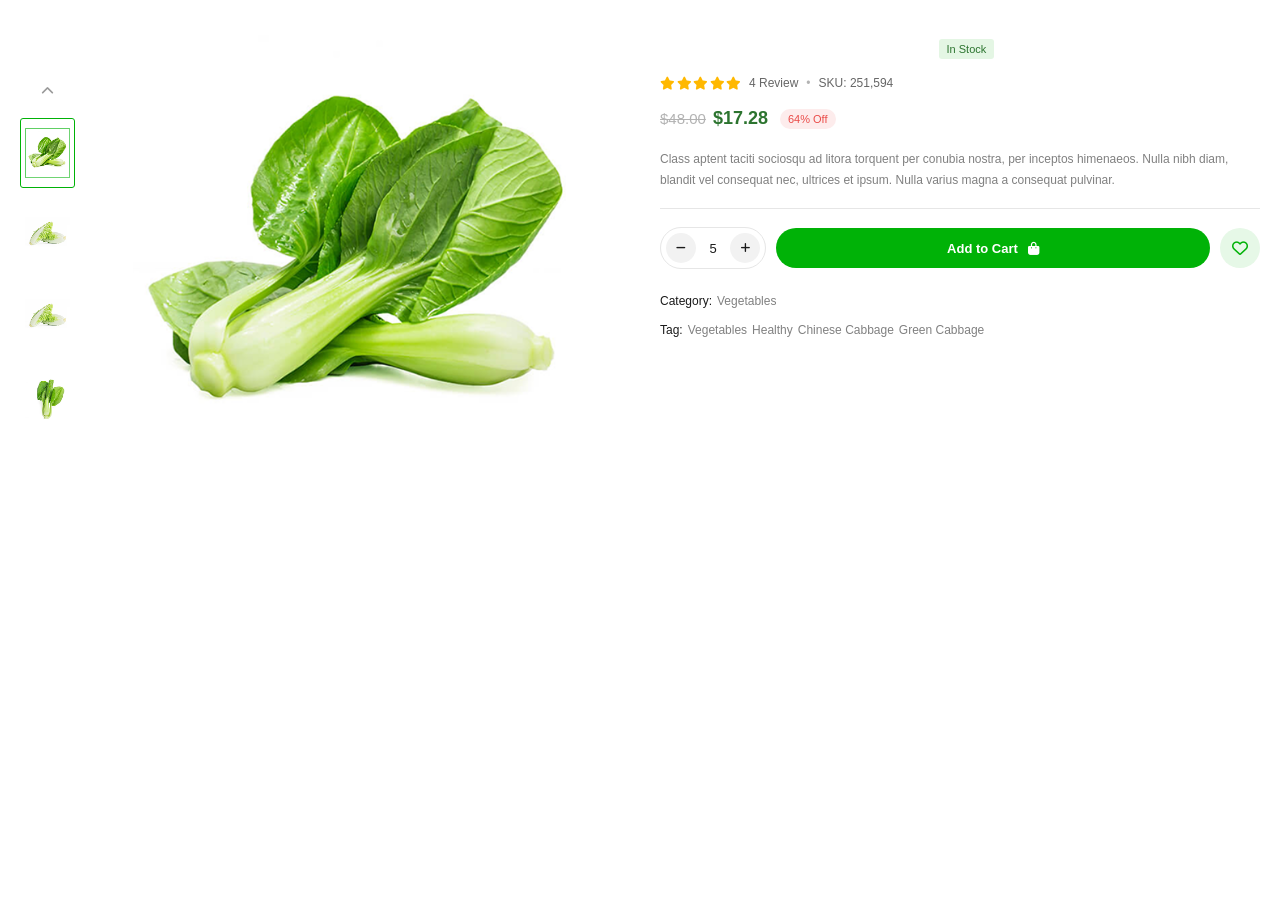
<file: product-detail.html>
<!DOCTYPE html>
<html lang="en">

<head>
    <meta charset="UTF-8">
    <meta name="viewport" content="width=device-width, initial-scale=1.0">
    <title>Ecobazar || Home</title>
    <!-- icon  -->
    <link rel="stylesheet" href="https://cdnjs.cloudflare.com/ajax/libs/font-awesome/6.7.2/css/all.min.css" />
    <!-- css  -->
    <link rel="stylesheet" href="sass/main.css">
</head>

<body>

    <section class="product-detail container">

        <div class="product-detail__main">

            <!-- Product Gallery -->
            <div class="product-detail__gallery">

                <div class="product-detail__thumbnails">
                    <button class="product-detail__thumbnail-arrow" type="button" aria-label="Previous images">
                        <i class="fa-solid fa-chevron-up"></i>
                    </button>

                    <button class="product-detail__thumbnail product-detail__thumbnail--active" type="button">
                        <img src="./assets/img/product_deatil/cabbage-1.png" alt="Chinese cabbage front view">
                    </button>

                    <button class="product-detail__thumbnail" type="button">
                        <img src="./assets/img/product_deatil/cabbage-2.png" alt="Chinese cabbage side view">
                    </button>

                    <button class="product-detail__thumbnail" type="button">
                        <img src="./assets/img/product_deatil/cabbage-3.png" alt="Chinese cabbage close-up">
                    </button>

                    <button class="product-detail__thumbnail" type="button">
                        <img src="./assets/img/product_deatil/cabbage-4.png" alt="Chinese cabbage leaves">
                    </button>
                </div>

                <div class="product-detail__image">
                    <img src="./assets/img/product_deatil/cabbage-main.png" alt="Chinese Cabbage">
                </div>

            </div>

            <!-- Product Information -->
            <div class="product-detail__content">

                <div class="product-detail__heading">
                    <h1 class="product-detail__title">Chinese Cabbage</h1>
                    <span class="product-detail__stock">In Stock</span>
                </div>

                <div class="product-detail__rating">
                    <div class="product-detail__stars" aria-label="4 out of 5 stars">
                        <i class="fa-solid fa-star"></i>
                        <i class="fa-solid fa-star"></i>
                        <i class="fa-solid fa-star"></i>
                        <i class="fa-solid fa-star"></i>
                        <i class="fa-solid fa-star"></i>
                    </div>

                    <span class="product-detail__review-count">4 Review</span>
                    <span class="product-detail__separator">•</span>
                    <span class="product-detail__sku">SKU: 251,594</span>
                </div>

                <div class="product-detail__price">
                    <span class="product-detail__price-old">$48.00</span>
                    <span class="product-detail__price-current">$17.28</span>
                    <span class="product-detail__discount">64% Off</span>
                </div>

                <p class="product-detail__description">
                    Class aptent taciti sociosqu ad litora torquent per conubia nostra,
                    per inceptos himenaeos. Nulla nibh diam, blandit vel consequat nec,
                    ultrices et ipsum. Nulla varius magna a consequat pulvinar.
                </p>

                <!-- Purchase Actions -->
                <div class="product-detail__purchase">
                    <div class="product-detail__quantity">
                        <button class="product-detail__quantity-btn" type="button" aria-label="Decrease quantity">
                            <i class="fa-solid fa-minus"></i>
                        </button>

                        <span class="product-detail__quantity-value">5</span>

                        <button class="product-detail__quantity-btn" type="button" aria-label="Increase quantity">
                            <i class="fa-solid fa-plus"></i>
                        </button>
                    </div>

                    <button class="product-detail__cart-btn" type="button">
                        Add to Cart
                        <i class="fa-solid fa-bag-shopping"></i>
                    </button>

                    <button class="product-detail__wishlist" type="button" aria-label="Add to wishlist">
                        <i class="fa-regular fa-heart"></i>
                    </button>

                </div>

                <!-- Category and Tags -->
                <div class="product-detail__additional">
                    <p class="product-detail__additional-item">
                        <span class="product-detail__additional-label">Category:</span>
                        <a href="#">Vegetables</a>
                    </p>

                    <p class="product-detail__additional-item">
                        <span class="product-detail__additional-label">Tag:</span>
                        <a href="#">Vegetables</a>
                        <a href="#">Healthy</a>
                        <a href="#">Chinese Cabbage</a>
                        <a href="#">Green Cabbage</a>
                    </p>
                </div>
            </div>
        </div>
    </section>
</body>

</html>
</file>
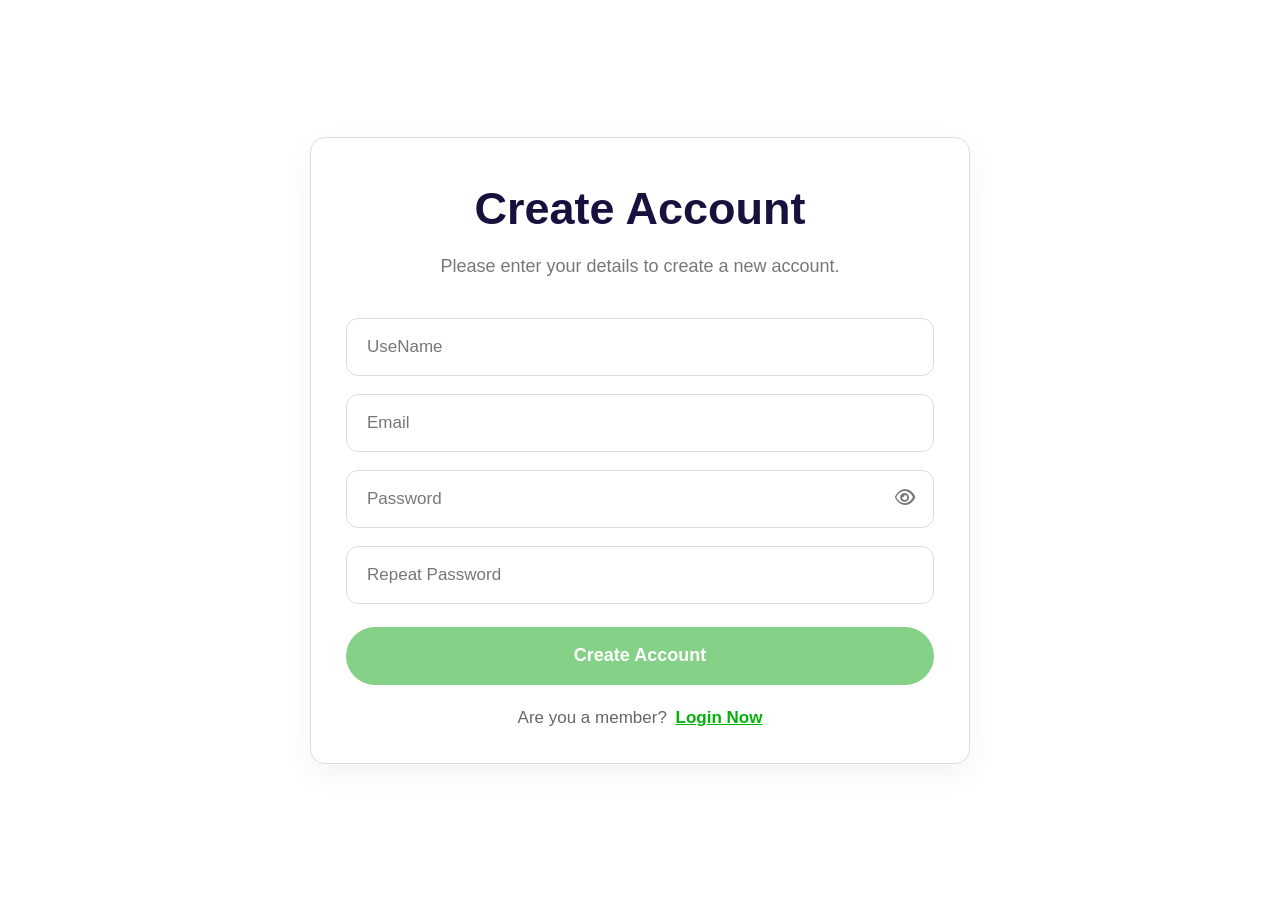
<file: signup.html>
<!DOCTYPE html>
<html lang="en">

<head>
    <meta charset="UTF-8">
    <meta name="viewport" content="width=device-width, initial-scale=1.0">
    <title>Ecobazar || Home</title>
    <!-- icon  -->
    <link rel="stylesheet" href="https://cdnjs.cloudflare.com/ajax/libs/font-awesome/6.7.2/css/all.min.css" />
    <!-- css  -->
    <link rel="stylesheet" href="sass/main.css">
</head>

<body>
    <!-- start sign up  -->
    <main class="signup">
        <div class="signup__container">
            <!-- Header -->
            <header class="signup__header">
                <h1 class="signup__title">
                    Create Account
                </h1>

                <p class="signup__description">
                    Please enter your details to create a new account.
                </p>
            </header>

            <!-- Form -->
            <form class="signup__form">
                <!-- Username -->
                <div class="signup__field">
                    <div class="signup__input-wrapper">
                        <input class="signup__input" type="text" placeholder="UseName" required>
                    </div>
                </div>

                <div class="signup__field">
                    <div class="signup__input-wrapper">
                        <input class="signup__input" type="email" placeholder="Email" required>
                    </div>
                </div>

                <div class="signup__field">
                    <div class="signup__input-wrapper">
                        <input class="signup__input signup__input--password" type="password" id="signup-password"
                            placeholder="Password" required>

                        <button class="signup__password-toggle" type="button" id="signup-password-toggle">
                            <i class="fa-regular fa-eye"></i>
                        </button>
                    </div>
                </div>

                <div class="signup__field">
                    <div class="signup__input-wrapper">
                        <input class="signup__input" type="password" id="signup-repeat-password"
                            placeholder="Repeat Password" required>
                    </div>
                </div>

                <button class="signup__button" type="submit">
                    Create Account
                </button>
            </form>

            <p class="signup__login">
                Are you a member?

                <a class="signup__login-link" href="login.html">
                    Login Now
                </a>
            </p>
        </div>
    </main>
    <!-- end sign up  -->
</body>

</html>
</file>
<file: sass/main.css>
@charset "UTF-8";
*,
*::before,
*::after {
  padding: 0;
  margin: 0;
  box-sizing: border-box;
}

html {
  font-size: 62.5%;
}

body {
  font-family: "inter", sans-serif;
}

.container {
  max-width: 130rem;
  margin: 0 auto;
}

.section-top {
  display: flex;
  justify-content: space-between;
  align-items: center;
  margin-bottom: 3.6rem !important;
  max-width: 130rem;
  margin: 0 auto;
}
.section-top p {
  font-size: 3.2rem;
  font-weight: 500;
}

.btn {
  text-decoration: none;
  outline: none;
  color: #00B207;
  transition: all 0.3s;
  border: none;
  cursor: pointer;
}
.btn--full {
  background-color: #84D187;
  padding: 1.2rem 4rem;
  border-radius: 3rem;
  font-size: 1.6rem;
  font-weight: 600;
}
.btn--full:hover {
  background-color: #00B207;
  color: #FFFFFF;
}
.btn--2 {
  font-size: 1.6rem;
  padding: 1.2rem 4rem;
  border-radius: 3rem;
  color: #FFFFFF;
  background-color: #00B207;
}
.btn--2:hover {
  color: #00B207;
  background-color: #FFFFFF;
}
.btn--transparent {
  font-size: 1.8rem;
}

h1 {
  font-size: 4.4rem;
  color: #FFFFFF;
}

.hero {
  padding: 8rem 2rem 0 2rem;
}
.hero__img-box {
  display: grid;
  grid-template-columns: 3fr 1.5fr;
  gap: 2rem;
}
.hero__img-box-1 {
  width: 100%;
  position: relative;
}
.hero__img-1 {
  display: block;
  width: 100%;
  border-radius: 1rem;
  box-shadow: 0 25.6px 57.6px 0 rgba(0, 0, 0, 0.22), 0 4.8px 14.4px 0 rgba(0, 0, 0, 0.18);
}
.hero__text-box-1 {
  position: absolute;
  top: 50%;
  left: 5%;
  transform: translateY(-50%);
  z-index: 2;
  display: flex;
  flex-direction: column;
  gap: 2.4rem;
  align-items: start;
}
.hero__img-box-2 {
  display: flex;
  flex-direction: column;
  gap: 2rem;
  width: 100%;
}
.hero__img-box-2 > div {
  position: relative;
  width: 100%;
}
.hero__img-2, .hero__img-3 {
  display: block;
  width: 97%;
  height: auto;
  border-radius: 1rem;
  box-shadow: rgba(0, 0, 0, 0.15) 0px 8px 16px 0px;
}
.hero__text-box-2, .hero__text-box-3 {
  position: absolute;
  top: 50%;
  left: 50%;
  transform: translate(-50%, -50%);
  z-index: 2;
  display: flex;
  flex-direction: column;
  gap: 2.4rem;
  align-items: start;
}
.hero__off {
  color: #002603;
  font-size: 2.2rem;
  font-weight: 600;
}
.hero__text {
  font-size: 2.6rem;
  color: #FFFFFF;
}

.navbar {
  padding: 3rem 0;
  display: flex;
  justify-content: space-between;
  align-items: center;
  box-shadow: 0px 8px 0px rgb(167, 243, 208);
}
.navbar__icon-box {
  display: grid;
  grid-template-columns: 1fr 1fr;
  gap: 3rem;
}
.navbar__icon-box i {
  font-size: 3rem;
  color: #96B297;
  transition: all 0.2s;
}
.navbar__icon-box i:hover {
  color: #EA4B48;
}

.search {
  width: 150%;
  max-width: 400rem;
  display: flex;
  align-items: center;
  gap: 1rem;
  padding: 0.5rem;
  background: #fff;
  border: 2px solid #84D187;
  border-radius: 5rem;
  box-shadow: 0 10px 35px rgba(0, 0, 0, 0.06);
  transition: border-color 0.3s, box-shadow 0.3s;
}

.search:focus-within {
  border-color: #3678f5;
  box-shadow: 0 0 0 5px rgba(54, 120, 245, 0.12);
}

.search__icon {
  width: 24px;
  height: 24px;
  flex-shrink: 0;
  margin-left: 15px;
  color: #8992a5;
}

.search__input {
  flex: 1;
  min-width: 0;
  padding: 14px 0;
  border: none;
  outline: none;
  background: transparent;
  color: #252d3d;
  font-size: 16px;
}

.search__input::-moz-placeholder {
  color: #9ba3b2;
}

.search__input::placeholder {
  color: #9ba3b2;
}

.search__button {
  width: 4rem;
  height: 4rem;
  display: grid;
  place-items: center;
  flex-shrink: 0;
  border: none;
  border-radius: 50%;
  background: #00B207;
  color: #fff;
  cursor: pointer;
  transition: all 0.2s;
}

.search__button:hover {
  background: #2C742F;
  transform: scale(1.05);
}

.search__button:active {
  transform: scale(0.95);
}

.search__button i {
  font-size: 1.8rem;
}

.result {
  position: absolute;
  top: calc(50% + 55px);
  color: #687187;
  font-size: 14px;
  text-align: center;
}

.nav__links {
  padding: 1.5rem 0;
  background-color: black;
}

.nav__list {
  display: flex;
  justify-content: start;
  gap: 4.5rem;
  font-size: 1.7em;
  font-weight: 500;
}
.nav__list li {
  list-style: none;
}
.nav__list li a {
  color: #FFFFFF;
  text-decoration: none;
}

.features {
  padding: 9.6rem 2rem 0 2rem;
}
.features__box {
  display: grid;
  grid-template-columns: repeat(4, 1fr);
  gap: 3.6rem;
}

.feature {
  display: flex;
  align-items: center;
  gap: 1.5rem;
}
.feature__icon {
  font-size: 3.6rem;
  color: #84D187;
}
.feature__text-box {
  display: flex;
  flex-direction: column;
  gap: 1rem;
}
.feature__title {
  color: black;
  font-size: 1.8rem;
  font-weight: 600;
}
.feature__text {
  font-size: 1.4rem;
  color: #999999;
}

.categories {
  padding: 8rem 2rem 0 2rem;
}
.categories__box {
  display: grid;
  grid-template-columns: repeat(6, 1fr);
  grid-template-rows: repeat(2, 1fr);
  gap: 2rem;
}

.category {
  display: flex;
  flex-direction: column;
  align-items: center;
  gap: 1.2rem;
  box-shadow: 0 4px 15px rgba(0, 0, 0, 0.07);
  cursor: pointer;
  text-decoration: none;
  padding: 2rem;
}
.category img {
  width: 15rem;
  height: auto;
}
.category span {
  color: black;
  font-size: 1.8rem;
  font-weight: 500;
}

.cta {
  padding: 8rem 2rem 0;
}
.cta-box {
  position: relative;
  width: 100%;
}
.cta__img {
  display: block;
  width: 100%;
  height: auto;
  border-radius: 1rem;
  box-shadow: 0 25.6px 57.6px 0 rgba(0, 0, 0, 0.22), 0 4.8px 14.4px 0 rgba(0, 0, 0, 0.18);
}
.cta__text-box {
  position: absolute;
  top: 50%;
  right: 5%;
  transform: translateY(-50%);
  max-width: 35rem;
  display: flex;
  flex-direction: column;
  align-items: start;
  gap: 2.4rem;
}
.cta__title {
  font-size: 2.4rem;
  color: #FFFFFF;
}
.cta__text {
  color: #DAE5DA;
  font-size: 1.8rem;
  letter-spacing: 0.1rem;
  line-height: 1.3;
}

.slider {
  max-width: 100rem;
  height: 50rem;
  margin: 0 auto;
  position: relative;
  /* IN THE END */
  overflow: hidden;
}

.slide {
  position: absolute;
  top: 0;
  width: 100%;
  height: 50rem;
  display: flex;
  align-items: center;
  justify-content: center;
  /* THIS creates the animation! */
  transition: transform 1s;
}

.slide > img {
  /* Only for images that have different size than slide */
  width: 100%;
  height: 100%;
  -o-object-fit: cover;
     object-fit: cover;
}

.slider__btn {
  position: absolute;
  top: 50%;
  z-index: 10;
  border: none;
  background: rgba(255, 255, 255, 0.7);
  font-family: inherit;
  color: #333;
  border-radius: 50%;
  height: 5.5rem;
  width: 5.5rem;
  font-size: 3.25rem;
  cursor: pointer;
}

.slider__btn--left {
  left: 6%;
  transform: translate(-50%, -50%);
}

.slider__btn--right {
  right: 6%;
  transform: translate(50%, -50%);
}

.dots {
  position: absolute;
  bottom: 5%;
  left: 50%;
  transform: translateX(-50%);
  display: flex;
}

.dots__dot {
  border: none;
  background-color: #b9b9b9;
  opacity: 0.7;
  height: 1rem;
  width: 1rem;
  border-radius: 50%;
  margin-right: 1.75rem;
  cursor: pointer;
  transition: all 0.5s;
  /* Only necessary when overlying images */
  /* box-shadow: 0 0.6rem 1.5rem rgba(0, 0, 0, 0.7); */
}

.dots__dot:last-child {
  margin: 0;
}

.dots__dot--active {
  /* background-color: #fff; */
  background-color: #888;
  opacity: 1;
}

.testimonial {
  width: 65%;
  position: relative;
}

.testimonial::before {
  content: "“";
  position: absolute;
  top: -5.7rem;
  left: -6.8rem;
  line-height: 1;
  font-size: 20rem;
  font-family: inherit;
  color: #00B207;
  z-index: -1;
}

.testimonial__header {
  font-size: 2.25rem;
  font-weight: 500;
  margin-bottom: 1.5rem;
}

.testimonial__text {
  font-size: 1.7rem;
  margin-bottom: 3.5rem;
  color: #666;
}

.testimonial__author {
  margin-left: 3rem;
  font-style: normal;
  display: grid;
  grid-template-columns: 6.5rem 1fr;
  -moz-column-gap: 2rem;
       column-gap: 2rem;
}

.testimonial__photo {
  grid-row: 1/span 2;
  width: 6.5rem;
  border-radius: 50%;
}

.testimonial__name {
  font-size: 1.7rem;
  font-weight: 500;
  align-self: end;
  margin: 0;
}

.testimonial__location {
  font-size: 1.5rem;
}

.section__title--testimonials {
  margin-bottom: 4rem;
}

.client {
  padding: 8rem 2rem 0 2rem;
}
.client__box {
  display: grid;
  grid-template-columns: repeat(6, 1fr);
}
.client__img {
  width: 10rem;
  height: auto;
}

.instagram {
  padding: 9.6rem 2rem 0;
}
.instagram__box {
  display: grid;
  grid-template-columns: repeat(6, 1fr);
  gap: 3.5rem;
}
.instagram img {
  width: 18rem;
  height: 18rem;
  box-shadow: 15px 51px 45px -35px rgba(0, 0, 0, 0.2);
  border-radius: 1rem;
}

.footer {
  margin: 9.6rem 0 0 0;
  background-color: black;
}
.footer__box {
  padding: 5.6rem 2rem;
  display: grid;
  grid-template-columns: 2fr 1fr 1fr 1fr 1fr;
  gap: 3.5rem;
}
.footer__description {
  font-size: 1.4rem;
  color: #808080;
  margin: 3rem 0;
}
.footer__nav {
  display: flex;
  flex-direction: column;
  gap: 2.4rem;
}
.footer__title {
  font-size: 2rem;
  color: #FFFFFF;
}
.footer__list {
  display: flex;
  flex-direction: column;
  gap: 3rem;
  font-size: 1.6rem;
}
.footer__list li {
  list-style: none;
}
.footer__list li a {
  text-decoration: none;
  color: #999999;
}
.footer__list li a:hover {
  color: #84D187;
  text-decoration: underline;
}

.about {
  padding: 8rem 2rem 0;
  display: grid;
  grid-template-columns: 1fr 1fr;
  gap: 3.5rem;
}
.about__text-box {
  display: flex;
  flex-direction: column;
  align-items: start;
  gap: 3.5rem;
}
.about__title {
  font-size: 5.6rem;
  font-weight: 600;
  color: black;
}
.about__description {
  font-size: 1.8rem;
  color: #666666;
  line-height: 1.8;
  width: 80%;
}
.about__img {
  width: 70rem;
  height: auto;
  box-shadow: rgba(0, 0, 0, 0) 0px 0px 0px 0px, rgba(0, 0, 0, 0) 0px 0px 0px 0px, rgba(0, 0, 0, 0.25) 0px 25px 50px -12px;
}

.banner {
  padding: 12.8rem 0 0;
  display: grid;
  grid-template-columns: 1fr 1fr;
}
.banner__img {
  width: 100%;
  height: 100%;
}
.banner__text-box {
  padding: 5rem 0;
  display: flex;
  flex-direction: column;
  gap: 3.5rem;
  width: 70%;
}
.banner__icon-box {
  display: grid;
  grid-template-columns: 1fr 1fr;
  gap: 2rem;
}
.banner__icon {
  display: flex;
  align-items: center;
  gap: 1.5rem;
}
.banner__icon-container {
  background-color: #84D187;
  padding: 1.8rem;
  border-radius: 100rem;
  display: flex;
  align-items: center;
  justify-content: center;
}
.banner__icon-container i {
  font-size: 2rem;
  color: #2C742F;
}
.banner__icon__text-box {
  display: flex;
  flex-direction: column;
  gap: 0.8rem;
  font-weight: 400;
}
.banner__icon__text-box span {
  font-size: 1.8rem;
  font-weight: 600;
}
.banner__icon__text-box p {
  font-size: 1.4rem;
  color: #808080;
}

.deliver {
  padding: 12.8rem 0;
  display: grid;
  grid-template-columns: 1fr 1fr;
  gap: 6rem;
}
.deliver__text-box {
  display: flex;
  flex-direction: column;
  align-items: center;
  justify-content: center;
}
.deliver__img {
  width: 100%;
}

.team {
  padding: 9.6rem 0;
  background-color: #F2F2F2;
}

.members {
  display: grid;
  grid-template-columns: repeat(4, 1fr);
  gap: 3.6rem;
}

.member {
  display: flex;
  flex-direction: column;
  align-items: center;
  gap: 2rem;
  padding: 2rem;
  background-color: #FFFFFF;
  border-radius: 1rem;
  box-shadow: 0 3.2px 7.2px 0 rgba(0, 0, 0, 0.13), 0 0.6px 1.8px 0 rgba(0, 0, 0, 0.11);
}
.member__img {
  border-radius: 1rem;
  width: 100%;
}
.member__name {
  font-size: 1.8rem;
  margin-bottom: -1rem;
}
.member__lastname {
  font-size: 1.4rem;
  color: #808080;
}

.login {
  min-height: 100vh;
  display: flex;
  align-items: center;
  justify-content: center;
  padding: 3rem;
}
.login__container {
  width: 100%;
  max-width: 78rem;
  padding: 5rem 4rem 4.5rem;
  border: 1px solid #ddd;
  border-radius: 1.5rem;
  box-shadow: 0 1rem 3rem rgba(0, 0, 0, 0.06);
}
.login__header {
  text-align: center;
  margin-bottom: 4.5rem;
}
.login__title {
  color: #17113d;
  font-size: 5rem;
  font-weight: 700;
  margin-bottom: 1.8rem;
}
.login__description {
  color: #777;
  font-size: 2rem;
  line-height: 1.5;
}
.login__form {
  width: 100%;
}
.login__field {
  margin-bottom: 2rem;
}
.login__field--error .login__input-wrapper {
  border-color: #b76b6b;
}
.login__input-wrapper {
  width: 100%;
  height: 6.5rem;
  display: flex;
  align-items: center;
  border: 1px solid #ddd;
  border-radius: 1.4rem;
  transition: border-color 0.2s ease;
}
.login__input-wrapper:focus-within {
  border-color: #84D187;
}
.login__input {
  width: 100%;
  height: 100%;
  padding: 0 2.5rem;
  border: none;
  outline: none;
  background: transparent;
  color: #333;
  font-size: 2rem;
}
.login__input::-moz-placeholder {
  color: #777;
}
.login__input::placeholder {
  color: #777;
}
.login__error {
  display: flex;
  align-items: center;
  gap: 1rem;
  margin-top: 1.2rem;
  color: #a45d5d;
  font-size: 1.8rem;
  line-height: 1.4;
}
.login__error i {
  font-size: 1.8rem;
}
.login__password-toggle {
  flex-shrink: 0;
  margin-right: 2rem;
  border: none;
  background: transparent;
  color: #777;
  font-size: 2rem;
  cursor: pointer;
}
.login__options {
  display: flex;
  align-items: center;
  justify-content: space-between;
  margin: 2rem 0 3.5rem;
}
.login__remember {
  display: flex;
  align-items: center;
  gap: 1.4rem;
  cursor: pointer;
  font-size: 2rem;
}
.login__checkbox {
  -webkit-appearance: none;
     -moz-appearance: none;
          appearance: none;
  width: 2.8rem;
  height: 2.8rem;
  border: 2px solid #aaa;
  border-radius: 0.5rem;
  cursor: pointer;
  position: relative;
}
.login__checkbox:checked {
  background-color: #00B207;
  border-color: #84D187;
}
.login__checkbox:checked::after {
  content: "✓";
  position: absolute;
  top: 50%;
  left: 50%;
  transform: translate(-50%, -50%);
  color: #fff;
  font-size: 1.8rem;
}
.login__forgot-link {
  color: #555;
  font-size: 2rem;
  text-decoration: none;
}
.login__forgot-link:hover {
  text-decoration: underline;
}
.login__button {
  width: 100%;
  height: 6.5rem;
  border: none;
  border-radius: 1.4rem;
  background-color: #84D187;
  color: #fff;
  font-size: 2rem;
  font-weight: 700;
  cursor: pointer;
  transition: background-color 0.2s ease;
}
.login__button:hover {
  background-color: #00B207;
}
.login__button:active {
  transform: scale(0.99);
}
.login__register {
  margin-top: 2.5rem;
  text-align: center;
  color: #555;
  font-size: 2rem;
}
.login__register-link {
  margin-left: 0.5rem;
  color: #00B207;
  font-weight: 600;
  text-decoration: underline;
}

@media (max-width: 37.5em) {
  .login {
    padding: 1.5rem;
  }
  .login__container {
    padding: 3.5rem 2rem 3rem;
  }
  .login__title {
    font-size: 3.8rem;
  }
  .login__description {
    font-size: 1.6rem;
  }
  .login__input-wrapper {
    height: 5.8rem;
  }
  .login__input {
    font-size: 1.7rem;
  }
  .login__error {
    font-size: 1.4rem;
  }
  .login__options {
    gap: 1rem;
  }
  .login__remember, .login__forgot-link {
    font-size: 1.5rem;
  }
  .login__checkbox {
    width: 2.3rem;
    height: 2.3rem;
  }
  .login__button {
    height: 5.8rem;
  }
  .login__register {
    font-size: 1.6rem;
  }
}
.signup {
  min-height: 100vh;
  display: flex;
  align-items: center;
  justify-content: center;
  padding: 3rem;
}
.signup__container {
  width: 100%;
  max-width: 66rem;
  padding: 4.5rem 3.5rem 3.5rem;
  border: 1px solid #ddd;
  border-radius: 1.5rem;
  box-shadow: 0 1rem 3rem rgba(0, 0, 0, 0.05);
}
.signup__header {
  text-align: center;
  margin-bottom: 3.8rem;
}
.signup__title {
  color: #17113d;
  font-size: 4.5rem;
  font-weight: 700;
  margin-bottom: 1.8rem;
}
.signup__description {
  color: #777;
  font-size: 1.8rem;
  line-height: 1.5;
}
.signup__form {
  width: 100%;
}
.signup__field {
  margin-bottom: 1.8rem;
}
.signup__input-wrapper {
  width: 100%;
  height: 5.8rem;
  display: flex;
  align-items: center;
  border: 1px solid #ddd;
  border-radius: 1.2rem;
  transition: border-color 0.2s ease;
}
.signup__input-wrapper:focus-within {
  border-color: #84D187;
}
.signup__input {
  width: 100%;
  height: 100%;
  padding: 0 2rem;
  border: none;
  outline: none;
  background: transparent;
  color: #333;
  font-size: 1.7rem;
}
.signup__input::-moz-placeholder {
  color: #777;
}
.signup__input::placeholder {
  color: #777;
}
.signup__input--password {
  padding-right: 0;
}
.signup__password-toggle {
  flex-shrink: 0;
  margin-right: 1.8rem;
  border: none;
  background: transparent;
  color: #777;
  font-size: 1.8rem;
  cursor: pointer;
}
.signup__button {
  width: 100%;
  height: 5.8rem;
  margin-top: 0.5rem;
  border: none;
  border-radius: 10rem;
  background-color: #84D187;
  color: #fff;
  font-size: 1.8rem;
  font-weight: 700;
  cursor: pointer;
  transition: background-color 0.2s ease;
}
.signup__button:hover {
  background-color: #00B207;
}
.signup__button:active {
  transform: scale(0.99);
}
.signup__login {
  margin-top: 2.3rem;
  text-align: center;
  color: #666;
  font-size: 1.7rem;
}
.signup__login-link {
  margin-left: 0.4rem;
  color: #00B207;
  font-weight: 600;
  text-decoration: underline;
}

@media (max-width: 37.5em) {
  .signup {
    padding: 1.5rem;
  }
  .signup__container {
    padding: 3.5rem 2rem 3rem;
  }
  .signup__title {
    font-size: 3.6rem;
  }
  .signup__description {
    font-size: 1.5rem;
  }
  .signup__input-wrapper {
    height: 5.5rem;
  }
  .signup__input {
    font-size: 1.6rem;
  }
  .signup__button {
    height: 5.5rem;
  }
  .signup__login {
    font-size: 1.5rem;
  }
}
.contact {
  display: grid;
  grid-template-columns: 21rem 1fr;
  gap: 1.6rem;
  align-items: stretch;
  max-width: 89rem;
  margin: 5rem auto;
  padding: 0 1.5rem;
  background-color: #fff;
}
.contact__info {
  display: flex;
  flex-direction: column;
  justify-content: center;
  padding: 2rem 1.2rem;
  background-color: #fff;
  box-shadow: 0 0.4rem 2rem rgba(0, 0, 0, 0.04);
}
.contact__info-item {
  display: flex;
  flex-direction: column;
  align-items: center;
  gap: 1.2rem;
  padding: 2rem 0;
  text-align: center;
}
.contact__info-item:not(:last-child) {
  border-bottom: 1px solid #e6e6e6;
}
.contact__icon {
  font-size: 2.8rem;
  color: #00b207;
}
.contact__info-text {
  color: #666;
  font-size: 1.2rem;
  line-height: 1.6;
}
.contact__form-wrapper {
  padding: 3.5rem 3rem;
  background-color: #fff;
  box-shadow: 0 0.4rem 2rem rgba(0, 0, 0, 0.04);
}
.contact__title {
  margin-bottom: 0.8rem;
  color: #1a1a1a;
  font-size: 2rem;
  font-weight: 600;
}
.contact__description {
  max-width: 52rem;
  margin-bottom: 1.8rem;
  color: #808080;
  font-size: 1.2rem;
  line-height: 1.6;
}
.contact__form {
  display: flex;
  flex-direction: column;
  align-items: start;
  gap: 1rem;
}
.contact__form-row {
  display: grid;
  grid-template-columns: repeat(2, minmax(0, 1fr));
  gap: 1rem;
}
.contact__input {
  width: 100%;
  min-width: 0;
  padding: 1rem;
  border: 1px solid #e6e6e6;
  border-radius: 0.5rem;
  outline: none;
  color: #1a1a1a;
  background-color: #fff;
  font-family: inherit;
  font-size: 1.2rem;
  transition: border-color 0.2s ease, box-shadow 0.2s ease;
}
.contact__input::-moz-placeholder {
  color: #999;
}
.contact__input::placeholder {
  color: #999;
}
.contact__input:focus {
  border-color: #00b207;
  box-shadow: 0 0 0 0.2rem rgba(0, 178, 7, 0.08);
}
.contact__input--full {
  width: 100%;
}
.contact__textarea {
  min-height: 6.5rem;
  resize: vertical;
}

@media (max-width: 768px) {
  .contact {
    grid-template-columns: 1fr;
    gap: 2rem;
    margin: 3rem auto;
  }
  .contact__info {
    display: grid;
    grid-template-columns: repeat(3, minmax(0, 1fr));
    padding: 1rem;
  }
  .contact__info-item {
    padding: 1.5rem 0.5rem;
  }
  .contact__info-item:not(:last-child) {
    border-bottom: none;
    border-right: 1px solid #e6e6e6;
  }
  .contact__icon {
    font-size: 2.4rem;
  }
  .contact__info-text {
    font-size: 1.1rem;
    overflow-wrap: anywhere;
  }
  .contact__form-wrapper {
    padding: 2.5rem 2rem;
  }
}
@media (max-width: 480px) {
  .contact__info {
    grid-template-columns: 1fr;
  }
  .contact__info-item {
    padding: 1.5rem 0;
  }
  .contact__info-item:not(:last-child) {
    border-right: none;
    border-bottom: 1px solid #e6e6e6;
  }
  .contact__form-row {
    grid-template-columns: 1fr;
  }
  .contact__form-wrapper {
    padding: 2rem 1.5rem;
  }
  .contact__title {
    font-size: 1.8rem;
  }
  .contact__button {
    align-self: stretch;
  }
}
.product-detail {
  max-width: 132rem;
  margin: 0 auto;
  padding: 3rem 2rem 6rem;
  color: #1a1a1a;
}
.product-detail__main {
  display: grid;
  grid-template-columns: minmax(0, 1fr) minmax(0, 1fr);
  gap: 4rem;
  align-items: start;
}
.product-detail__gallery {
  display: grid;
  grid-template-columns: 5.5rem minmax(0, 1fr);
  gap: 2rem;
  align-items: center;
  min-width: 0;
}
.product-detail__thumbnails {
  display: flex;
  flex-direction: column;
  align-items: center;
  gap: 1.2rem;
}
.product-detail__thumbnail-arrow {
  display: grid;
  place-items: center;
  width: 3.5rem;
  height: 3rem;
  border: none;
  background: transparent;
  color: #999;
  font-size: 1.3rem;
  cursor: pointer;
}
.product-detail__thumbnail-arrow:hover {
  color: #00b207;
}
.product-detail__thumbnail {
  display: grid;
  place-items: center;
  width: 5.5rem;
  height: 7rem;
  padding: 0.4rem;
  border: 1px solid transparent;
  border-radius: 0.3rem;
  background: #fff;
  cursor: pointer;
  transition: border-color 0.2s ease;
}
.product-detail__thumbnail img {
  width: 100%;
  height: 100%;
  -o-object-fit: contain;
     object-fit: contain;
}
.product-detail__thumbnail:hover, .product-detail__thumbnail--active {
  border-color: #00b207;
}
.product-detail__image {
  display: grid;
  place-items: center;
  min-width: 0;
}
.product-detail__image img {
  display: block;
  width: 100%;
  max-width: 55rem;
  max-height: 45rem;
  -o-object-fit: contain;
     object-fit: contain;
}
.product-detail__heading {
  display: flex;
  flex-wrap: wrap;
  align-items: center;
  gap: 1rem;
  margin-bottom: 0.8rem;
}
.product-detail__title {
  font-size: clamp(2.4rem, 3vw, 3.2rem);
  line-height: 1.2;
  font-weight: 600;
}
.product-detail__stock {
  padding: 0.4rem 0.8rem;
  border-radius: 0.3rem;
  background: rgba(32, 181, 38, 0.12);
  color: #2c742f;
  font-size: 1.1rem;
  white-space: nowrap;
}
.product-detail__rating {
  display: flex;
  flex-wrap: wrap;
  align-items: center;
  gap: 0.8rem;
  margin-bottom: 1.8rem;
  font-size: 1.2rem;
}
.product-detail__stars {
  display: flex;
  gap: 0.15rem;
  color: #ffb800;
  font-size: 1.3rem;
}
.product-detail__review-count, .product-detail__sku {
  color: #666;
}
.product-detail__separator {
  color: #b3b3b3;
}
.product-detail__price {
  display: flex;
  flex-wrap: wrap;
  align-items: center;
  gap: 0.7rem;
  margin-bottom: 2rem;
}
.product-detail__price-old {
  color: #b3b3b3;
  font-size: 1.5rem;
  text-decoration: line-through;
}
.product-detail__price-current {
  color: #2c742f;
  font-size: 1.8rem;
  font-weight: 600;
}
.product-detail__discount {
  margin-left: 0.5rem;
  padding: 0.4rem 0.8rem;
  border-radius: 2rem;
  background: #fdecec;
  color: #ea4b48;
  font-size: 1.1rem;
}
.product-detail__meta {
  display: flex;
  flex-wrap: wrap;
  justify-content: space-between;
  align-items: center;
  gap: 1.5rem;
  padding: 1.8rem 0;
  border-top: 1px solid #e6e6e6;
}
.product-detail__brand, .product-detail__share {
  display: flex;
  flex-wrap: wrap;
  align-items: center;
  gap: 1rem;
}
.product-detail__meta-label {
  font-size: 1.2rem;
  font-weight: 500;
}
.product-detail__brand-logo {
  display: flex;
  flex-direction: column;
  align-items: center;
  gap: 0.2rem;
  color: #2c742f;
  font-size: 1.1rem;
}
.product-detail__brand-logo i {
  font-size: 2rem;
}
.product-detail__brand-logo span {
  color: #777;
  font-size: 0.9rem;
}
.product-detail__share {
  gap: 0.6rem;
}
.product-detail__share-link {
  display: grid;
  place-items: center;
  width: 3.2rem;
  height: 3.2rem;
  border-radius: 50%;
  color: #4d4d4d;
  text-decoration: none;
  transition: background-color 0.2s ease, color 0.2s ease;
}
.product-detail__share-link:hover {
  background: #e6f8e7;
  color: #00b207;
}
.product-detail__share-link--facebook {
  background: #00b207;
  color: #fff;
}
.product-detail__share-link--facebook:hover {
  background: #009406;
  color: #fff;
}
.product-detail__description {
  padding: 0 0 1.8rem;
  border-bottom: 1px solid #e6e6e6;
  color: #808080;
  font-size: 1.2rem;
  line-height: 1.7;
}
.product-detail__purchase {
  display: flex;
  align-items: center;
  gap: 1rem;
  margin: 1.8rem 0;
}
.product-detail__quantity {
  display: flex;
  flex-shrink: 0;
  align-items: center;
  gap: 1.2rem;
  padding: 0.5rem;
  border: 1px solid #e6e6e6;
  border-radius: 3rem;
}
.product-detail__quantity-btn {
  display: grid;
  place-items: center;
  width: 3rem;
  height: 3rem;
  border: none;
  border-radius: 50%;
  background: #f2f2f2;
  color: #1a1a1a;
  font-size: 1.1rem;
  cursor: pointer;
  transition: background-color 0.2s ease;
}
.product-detail__quantity-btn:hover {
  background: #e6e6e6;
}
.product-detail__quantity-value {
  min-width: 1rem;
  font-size: 1.3rem;
  text-align: center;
}
.product-detail__cart-btn {
  display: flex;
  flex: 1;
  justify-content: center;
  align-items: center;
  gap: 1rem;
  min-height: 4rem;
  padding: 1rem 1.5rem;
  border: none;
  border-radius: 3rem;
  background: #00b207;
  color: #fff;
  font-family: inherit;
  font-size: 1.3rem;
  font-weight: 600;
  cursor: pointer;
  transition: background-color 0.2s ease;
}
.product-detail__cart-btn:hover {
  background: #009406;
}
.product-detail__wishlist {
  display: grid;
  place-items: center;
  flex-shrink: 0;
  width: 4rem;
  height: 4rem;
  border: none;
  border-radius: 50%;
  background: #e6f8e7;
  color: #00b207;
  font-size: 1.6rem;
  cursor: pointer;
  transition: background-color 0.2s ease, color 0.2s ease;
}
.product-detail__wishlist:hover {
  background: #00b207;
  color: #fff;
}
.product-detail__additional {
  display: flex;
  flex-direction: column;
  gap: 1rem;
  padding-top: 0.5rem;
}
.product-detail__additional-item {
  display: flex;
  flex-wrap: wrap;
  align-items: center;
  gap: 0.5rem;
  color: #808080;
  font-size: 1.2rem;
  line-height: 1.6;
}
.product-detail__additional-item a {
  color: #808080;
  text-decoration: none;
}
.product-detail__additional-item a:hover {
  color: #00b207;
}
.product-detail__additional-label {
  color: #1a1a1a;
  font-weight: 500;
}
.product-detail__tabs {
  margin-top: 4rem;
  border-top: 1px solid #e6e6e6;
}
.product-detail__tab-list {
  display: flex;
  justify-content: center;
  flex-wrap: wrap;
  gap: 3rem;
  border-bottom: 1px solid #e6e6e6;
}
.product-detail__tab {
  position: relative;
  padding: 1.8rem 0;
  border: none;
  background: transparent;
  color: #666;
  font-family: inherit;
  font-size: 1.3rem;
  cursor: pointer;
  transition: color 0.2s ease;
}
.product-detail__tab::after {
  position: absolute;
  right: 0;
  bottom: -1px;
  left: 0;
  height: 2px;
  background: #00b207;
  content: "";
  transform: scaleX(0);
  transition: transform 0.2s ease;
}
.product-detail__tab:hover, .product-detail__tab--active {
  color: #1a1a1a;
}
.product-detail__tab--active {
  font-weight: 600;
}
.product-detail__tab--active::after {
  transform: scaleX(1);
}
.product-detail__tab-content {
  display: grid;
  grid-template-columns: minmax(0, 1fr) 32rem;
  gap: 3rem;
  align-items: center;
  padding-top: 2.5rem;
}
.product-detail__description-content {
  color: #808080;
  font-size: 1.2rem;
  line-height: 1.8;
}
.product-detail__description-content p + p {
  margin-top: 1.2rem;
}
.product-detail__tab-image {
  display: grid;
  place-items: center;
  min-height: 15rem;
  padding: 1rem;
  border-radius: 0.5rem;
  background: #f2f2f2;
}
.product-detail__tab-image img {
  width: 100%;
  max-width: 22rem;
  max-height: 18rem;
  -o-object-fit: contain;
     object-fit: contain;
}

@media (max-width: 992px) {
  .product-detail__main {
    gap: 2.5rem;
  }
  .product-detail__gallery {
    grid-template-columns: 4.5rem minmax(0, 1fr);
    gap: 1rem;
  }
  .product-detail__thumbnail {
    width: 4.5rem;
    height: 6rem;
  }
  .product-detail__meta {
    align-items: flex-start;
    flex-direction: column;
  }
  .product-detail__purchase {
    flex-wrap: wrap;
  }
  .product-detail__quantity {
    gap: 0.6rem;
  }
  .product-detail__cart-btn {
    min-width: 15rem;
  }
  .product-detail__tab-content {
    grid-template-columns: minmax(0, 1fr) 25rem;
    gap: 2rem;
  }
}
@media (max-width: 768px) {
  .product-detail {
    padding: 2rem 1.5rem 4rem;
  }
  .product-detail__main {
    grid-template-columns: 1fr;
    gap: 3rem;
  }
  .product-detail__gallery {
    grid-template-columns: 5rem minmax(0, 1fr);
    gap: 1.5rem;
  }
  .product-detail__image img {
    max-height: 35rem;
  }
  .product-detail__thumbnail {
    width: 5rem;
    height: 6rem;
  }
  .product-detail__heading {
    gap: 0.8rem;
  }
  .product-detail__title {
    font-size: 2.5rem;
  }
  .product-detail__meta {
    flex-direction: row;
    align-items: center;
  }
  .product-detail__purchase {
    gap: 0.8rem;
  }
  .product-detail__quantity {
    gap: 0.6rem;
  }
  .product-detail__quantity-btn {
    width: 2.8rem;
    height: 2.8rem;
  }
  .product-detail__cart-btn {
    min-width: 0;
    padding: 1rem;
  }
  .product-detail__wishlist {
    width: 3.8rem;
    height: 3.8rem;
  }
  .product-detail__tabs {
    margin-top: 3rem;
  }
  .product-detail__tab-list {
    gap: 2rem;
  }
  .product-detail__tab {
    padding: 1.5rem 0;
    font-size: 1.2rem;
  }
  .product-detail__tab-content {
    grid-template-columns: 1fr;
  }
  .product-detail__tab-image {
    min-height: 18rem;
  }
}
@media (max-width: 480px) {
  .product-detail__gallery {
    grid-template-columns: 4rem minmax(0, 1fr);
    gap: 0.8rem;
  }
  .product-detail__thumbnail {
    width: 4rem;
    height: 5rem;
  }
  .product-detail__thumbnail-arrow {
    width: 3rem;
  }
  .product-detail__image img {
    max-height: 27rem;
  }
  .product-detail__title {
    font-size: 2.2rem;
  }
  .product-detail__rating {
    gap: 0.5rem;
    font-size: 1.1rem;
  }
  .product-detail__meta {
    align-items: flex-start;
    flex-direction: column;
  }
  .product-detail__purchase {
    display: grid;
    grid-template-columns: auto minmax(0, 1fr) 4rem;
  }
  .product-detail__quantity {
    gap: 0.3rem;
    padding: 0.3rem;
  }
  .product-detail__quantity-btn {
    width: 2.5rem;
    height: 2.5rem;
  }
  .product-detail__cart-btn {
    gap: 0.5rem;
    font-size: 1.1rem;
  }
  .product-detail__wishlist {
    width: 3.5rem;
    height: 3.5rem;
  }
  .product-detail__tab-list {
    justify-content: flex-start;
    gap: 1.5rem;
  }
  .product-detail__tab {
    font-size: 1.1rem;
  }
}
.not__found {
  padding: 8rem 2rem 0;
  display: flex;
  flex-direction: column;
  justify-content: center;
  align-items: center;
  gap: 4rem;
}
.not__found__text-box {
  display: flex;
  flex-direction: column;
  justify-content: center;
  align-items: center;
  gap: 2.2rem;
}
.not__found__title {
  font-size: 4rem;
  font-weight: 600;
}
.not__found__text {
  font-size: 1.6rem;
  color: #808080;
}/*# sourceMappingURL=main.css.map */
</file>
<file: sass/about_page/deliver.css>
.deliver {
  padding: 12.8rem 0;
  display: grid;
  grid-template-columns: 1fr 1fr;
  gap: 6rem;
}
.deliver__text-box {
  display: flex;
  flex-direction: column;
  align-items: center;
  justify-content: center;
}
.deliver__img {
  width: 100%;
}/*# sourceMappingURL=deliver.css.map */
</file>
